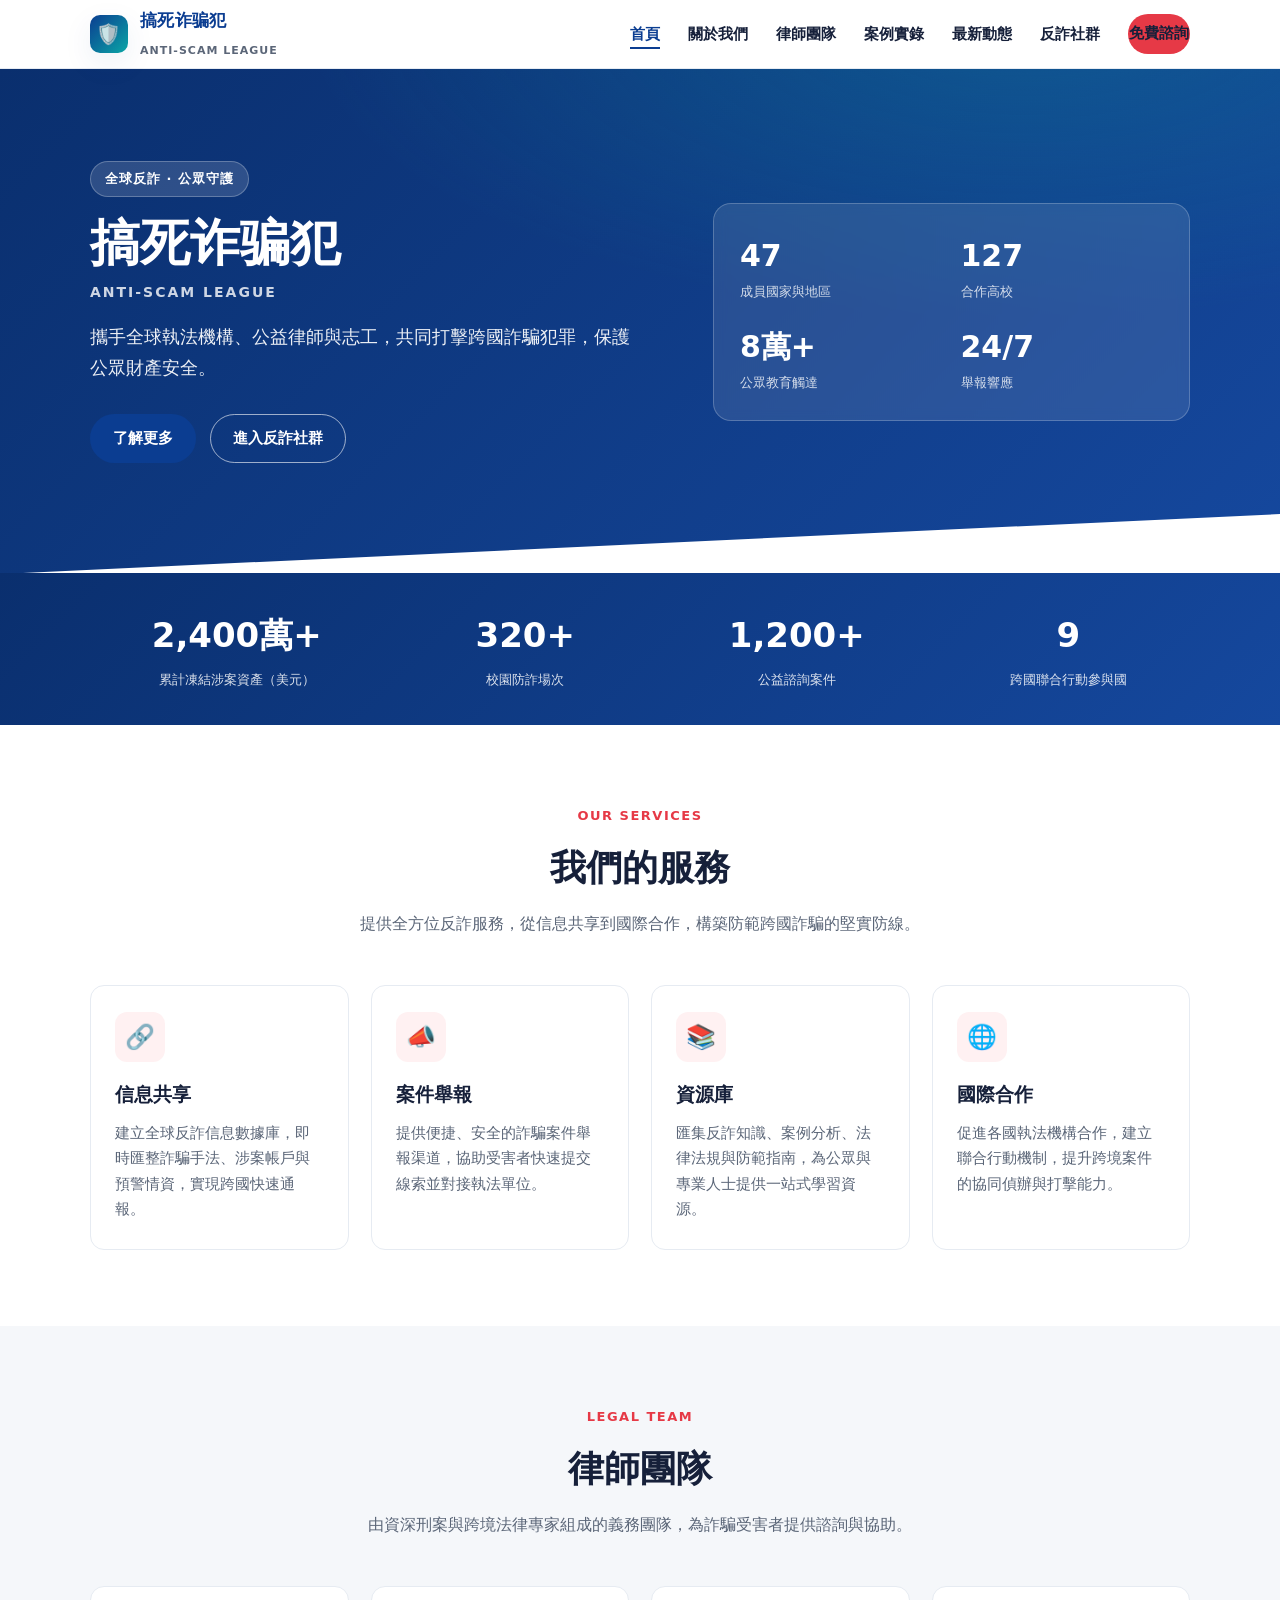
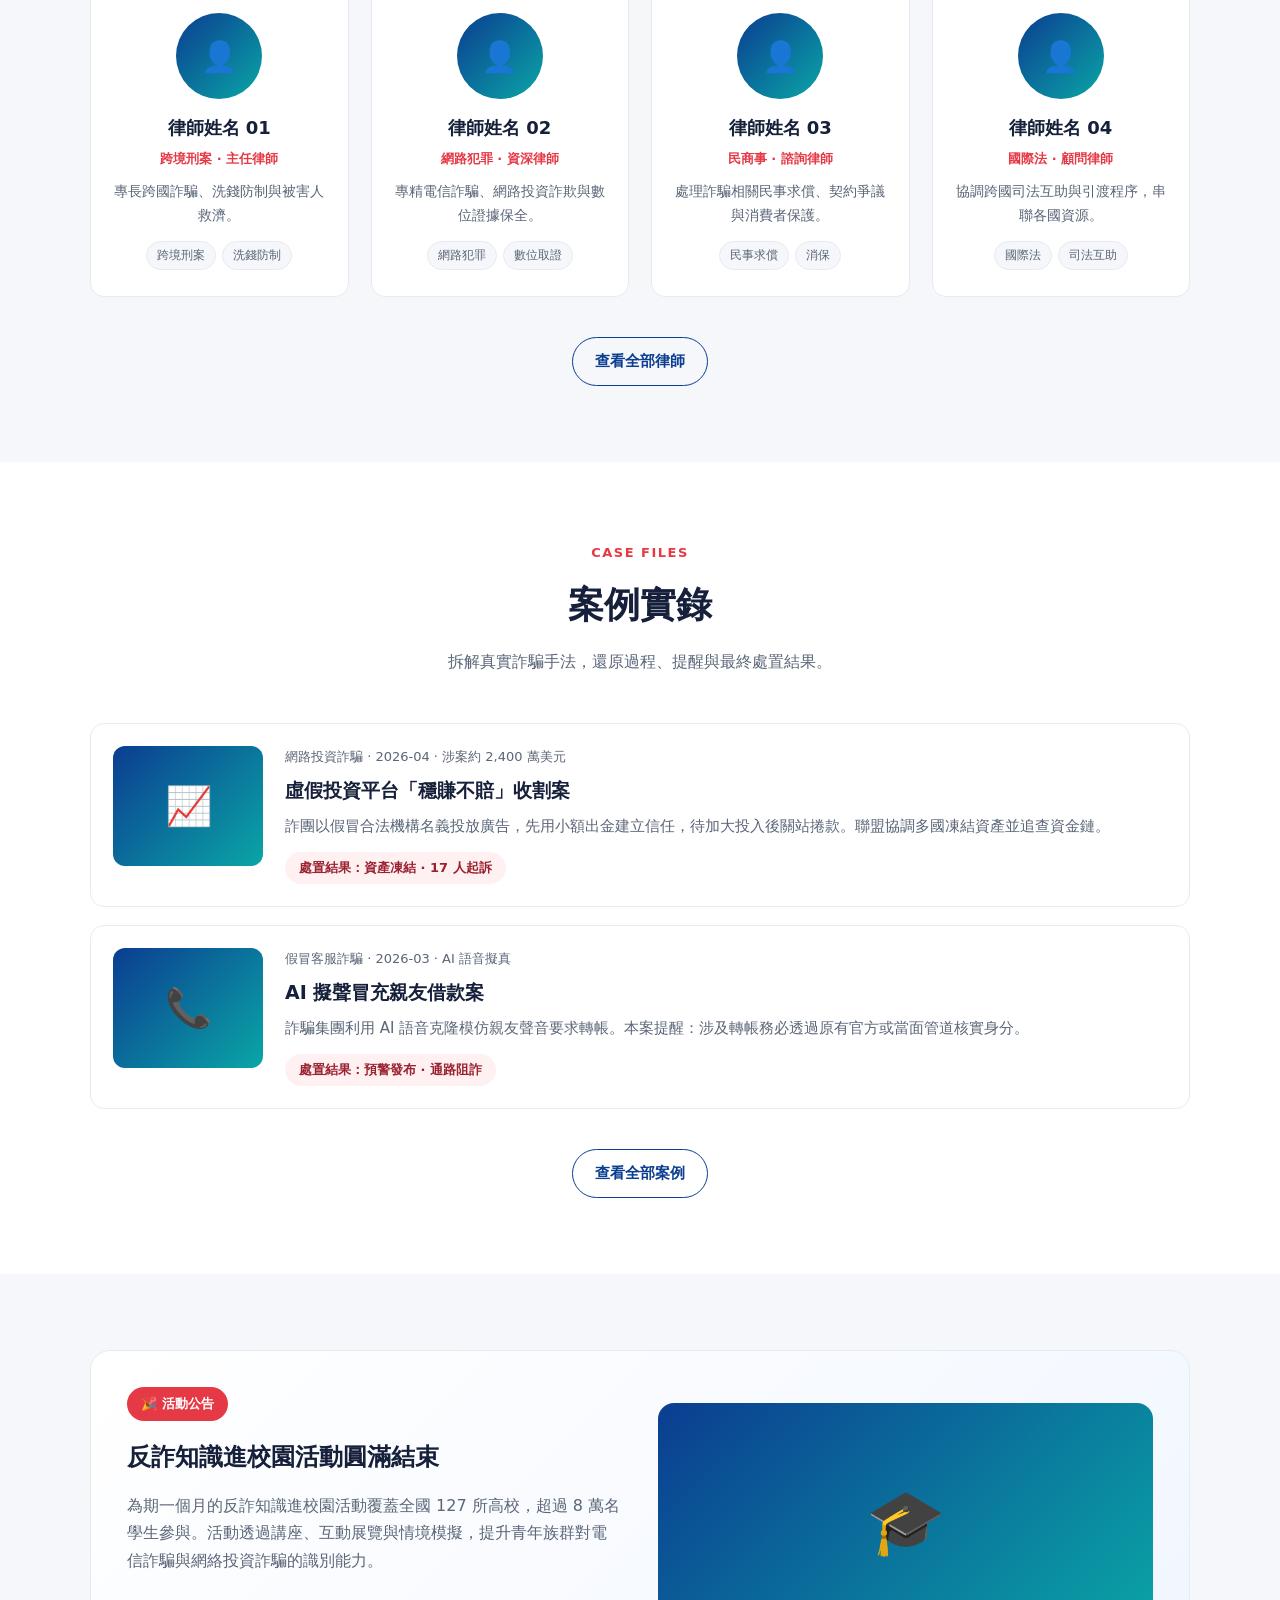
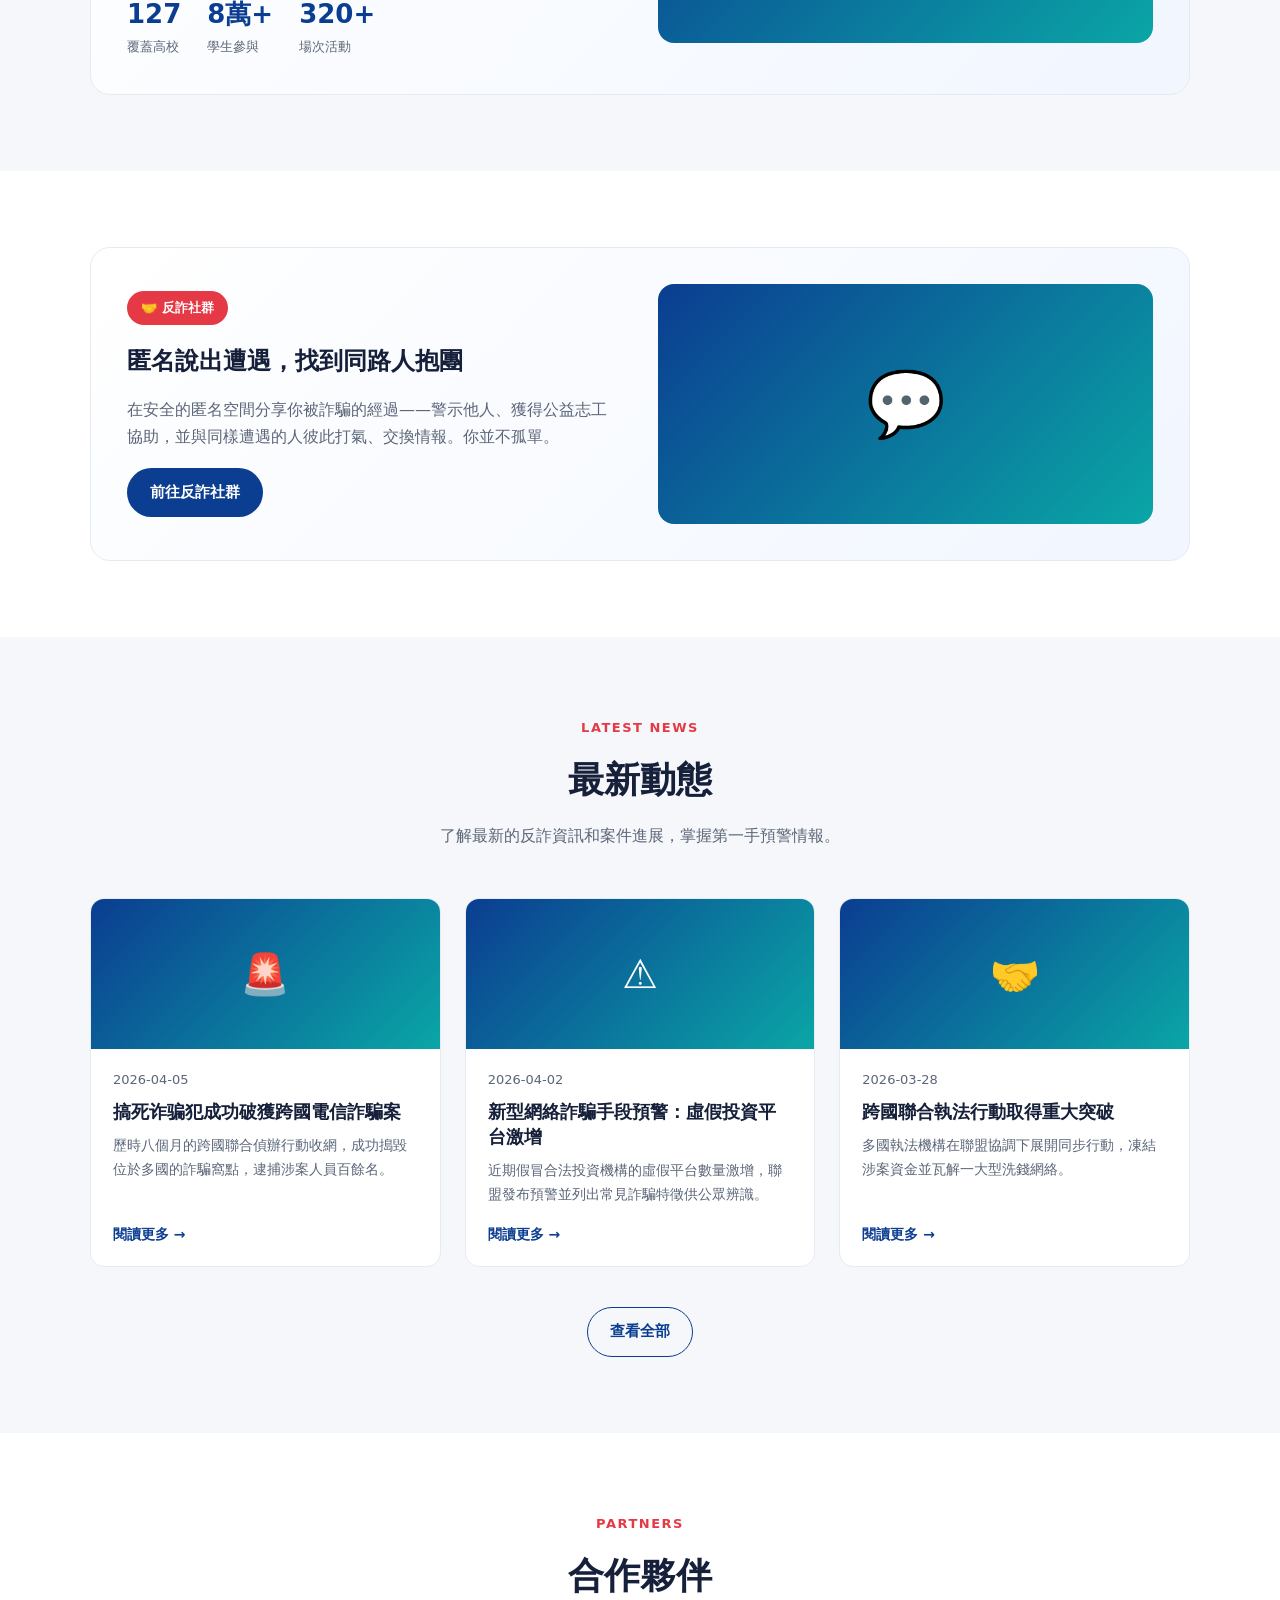
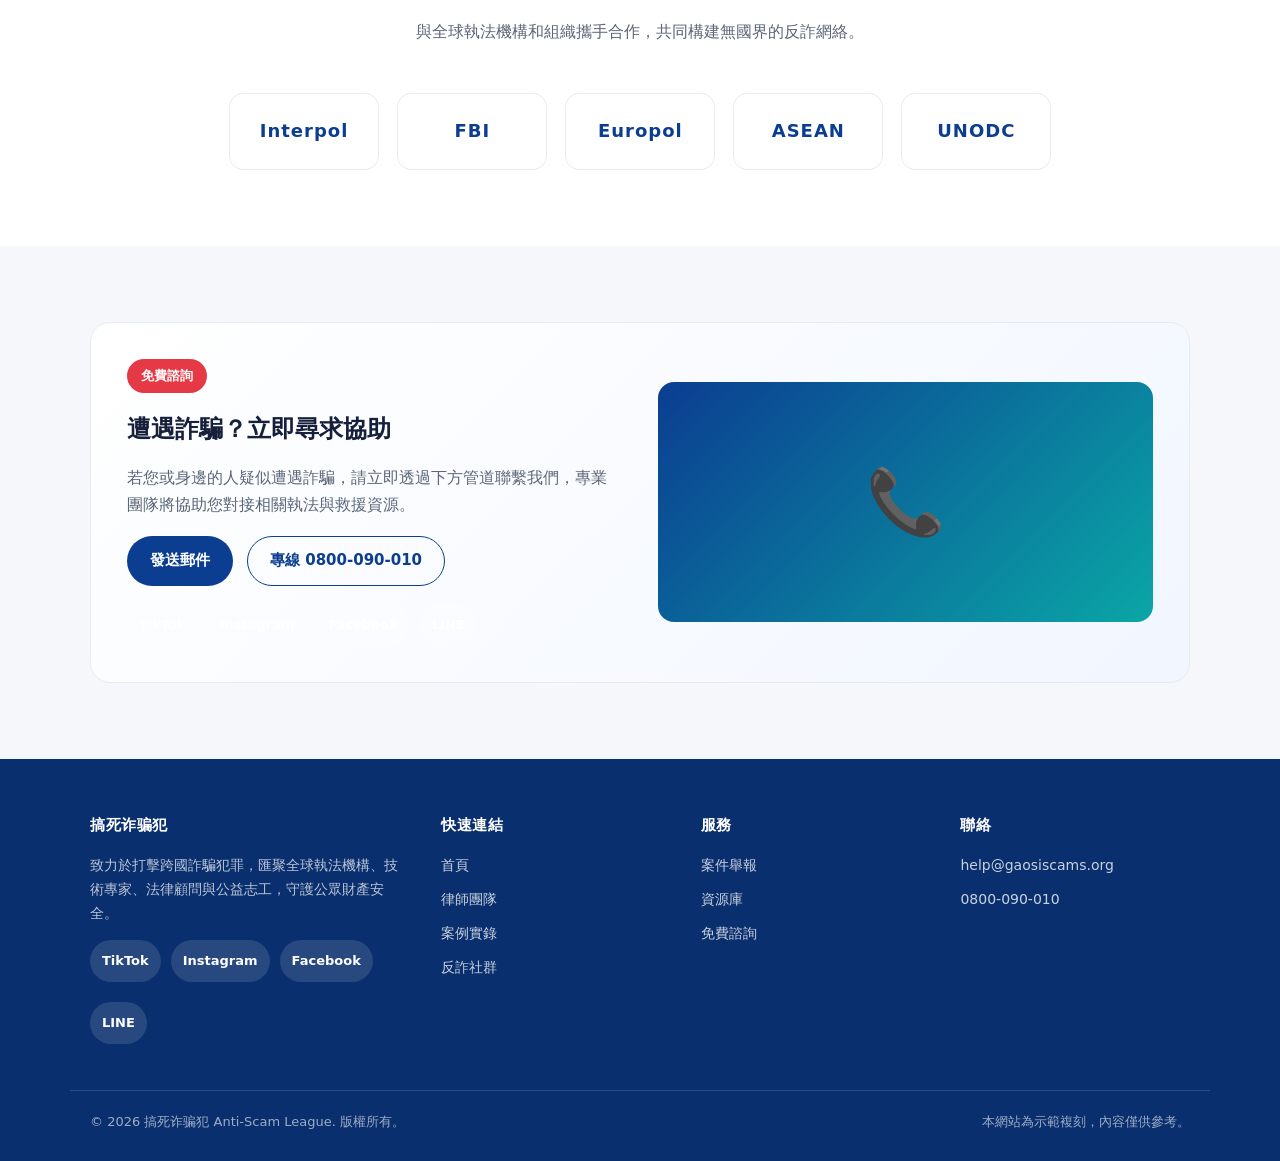
<file: index.html>
<!DOCTYPE html>
<html lang="zh-Hant">
<head>
  <meta charset="UTF-8" />
  <meta name="viewport" content="width=device-width, initial-scale=1.0" />
  <title>搞死诈骗犯 | Anti-Scam League</title>
  <meta name="description" content="搞死诈骗犯致力於攜手全球執法機構與公益律師，打擊跨國詐騙犯罪，保護公眾財產安全。" />
  <link rel="icon" type="image/svg+xml" href="/assets/favicon.svg" />
  <link rel="stylesheet" href="/assets/style.css" />
</head>
<body>

  <!-- Header -->
  <header class="site-header">
    <div class="container nav">
      <a href="/" class="brand">
        <span class="logo">🛡️</span>
        <span>
          <span class="name">搞死诈骗犯</span><br />
          <span class="sub">ANTI-SCAM LEAGUE</span>
        </span>
      </a>
      <button class="nav-toggle" aria-label="選單"><span></span><span></span><span></span></button>
      <ul class="nav-links">
        <li><a href="/" class="active">首頁</a></li>
        <li><a href="/about/">關於我們</a></li>
        <li><a href="/lawyers/">律師團隊</a></li>
        <li><a href="/cases/">案例實錄</a></li>
        <li><a href="/news/">最新動態</a></li>
        <li><a href="/community/">反詐社群</a></li>
        <li><a href="/#consult" class="btn btn-accent">免費諮詢</a></li>
      </ul>
    </div>
  </header>

  <!-- Hero -->
  <section class="hero">
    <div class="container hero-grid">
      <div>
        <span class="eyebrow">全球反詐 · 公眾守護</span>
        <h1>搞死诈骗犯</h1>
        <div class="en">ANTI-SCAM LEAGUE</div>
        <p class="lead">攜手全球執法機構、公益律師與志工，共同打擊跨國詐騙犯罪，保護公眾財產安全。</p>
        <div class="hero-actions">
          <a href="/about/" class="btn btn-primary">了解更多</a>
          <a href="/community/" class="btn btn-ghost">進入反詐社群</a>
        </div>
      </div>
      <div class="hero-card">
        <div class="hero-stats">
          <div class="stat"><div class="num">47</div><div class="lbl">成員國家與地區</div></div>
          <div class="stat"><div class="num">127</div><div class="lbl">合作高校</div></div>
          <div class="stat"><div class="num">8萬+</div><div class="lbl">公眾教育觸達</div></div>
          <div class="stat"><div class="num">24/7</div><div class="lbl">舉報響應</div></div>
        </div>
      </div>
    </div>
  </section>

  <!-- Stat strip -->
  <section class="stat-strip">
    <div class="container">
      <div class="s"><div class="n">2,400萬+</div><div class="t">累計凍結涉案資產（美元）</div></div>
      <div class="s"><div class="n">320+</div><div class="t">校園防詐場次</div></div>
      <div class="s"><div class="n">1,200+</div><div class="t">公益諮詢案件</div></div>
      <div class="s"><div class="n">9</div><div class="t">跨國聯合行動參與國</div></div>
    </div>
  </section>

  <!-- Services -->
  <section class="block">
    <div class="container">
      <div class="section-head">
        <span class="tag">OUR SERVICES</span>
        <h2>我們的服務</h2>
        <p>提供全方位反詐服務，從信息共享到國際合作，構築防範跨國詐騙的堅實防線。</p>
      </div>
      <div class="cards">
        <div class="card">
          <div class="ic">🔗</div>
          <h3>信息共享</h3>
          <p>建立全球反詐信息數據庫，即時匯整詐騙手法、涉案帳戶與預警情資，實現跨國快速通報。</p>
        </div>
        <div class="card">
          <div class="ic">📣</div>
          <h3>案件舉報</h3>
          <p>提供便捷、安全的詐騙案件舉報渠道，協助受害者快速提交線索並對接執法單位。</p>
        </div>
        <div class="card">
          <div class="ic">📚</div>
          <h3>資源庫</h3>
          <p>匯集反詐知識、案例分析、法律法規與防範指南，為公眾與專業人士提供一站式學習資源。</p>
        </div>
        <div class="card">
          <div class="ic">🌐</div>
          <h3>國際合作</h3>
          <p>促進各國執法機構合作，建立聯合行動機制，提升跨境案件的協同偵辦與打擊能力。</p>
        </div>
      </div>
    </div>
  </section>

  <!-- Lawyers preview -->
  <section class="block bg-soft">
    <div class="container">
      <div class="section-head">
        <span class="tag">LEGAL TEAM</span>
        <h2>律師團隊</h2>
        <p>由資深刑案與跨境法律專家組成的義務團隊，為詐騙受害者提供諮詢與協助。</p>
      </div>
      <div class="lawyers-grid">
        <div class="lawyer">
          <div class="avatar">👤</div>
          <h3>律師姓名 01</h3>
          <div class="role">跨境刑案 · 主任律師</div>
          <p>專長跨國詐騙、洗錢防制與被害人救濟。</p>
          <div class="tags"><span class="tagpill">跨境刑案</span><span class="tagpill">洗錢防制</span></div>
        </div>
        <div class="lawyer">
          <div class="avatar">👤</div>
          <h3>律師姓名 02</h3>
          <div class="role">網路犯罪 · 資深律師</div>
          <p>專精電信詐騙、網路投資詐欺與數位證據保全。</p>
          <div class="tags"><span class="tagpill">網路犯罪</span><span class="tagpill">數位取證</span></div>
        </div>
        <div class="lawyer">
          <div class="avatar">👤</div>
          <h3>律師姓名 03</h3>
          <div class="role">民商事 · 諮詢律師</div>
          <p>處理詐騙相關民事求償、契約爭議與消費者保護。</p>
          <div class="tags"><span class="tagpill">民事求償</span><span class="tagpill">消保</span></div>
        </div>
        <div class="lawyer">
          <div class="avatar">👤</div>
          <h3>律師姓名 04</h3>
          <div class="role">國際法 · 顧問律師</div>
          <p>協調跨國司法互助與引渡程序，串聯各國資源。</p>
          <div class="tags"><span class="tagpill">國際法</span><span class="tagpill">司法互助</span></div>
        </div>
      </div>
      <div class="center-cta">
        <a href="/lawyers/" class="btn btn-ghost">查看全部律師</a>
      </div>
    </div>
  </section>

  <!-- Cases preview -->
  <section class="block">
    <div class="container">
      <div class="section-head">
        <span class="tag">CASE FILES</span>
        <h2>案例實錄</h2>
        <p>拆解真實詐騙手法，還原過程、提醒與最終處置結果。</p>
      </div>
      <div class="cases-list">
        <div class="case">
          <div class="thumb">📈</div>
          <div>
            <div class="meta">網路投資詐騙 · 2026-04 · 涉案約 2,400 萬美元</div>
            <h3>虛假投資平台「穩賺不賠」收割案</h3>
            <p>詐團以假冒合法機構名義投放廣告，先用小額出金建立信任，待加大投入後關站捲款。聯盟協調多國凍結資產並追查資金鏈。</p>
            <span class="result">處置結果：資產凍結 · 17 人起訴</span>
          </div>
        </div>
        <div class="case">
          <div class="thumb">📞</div>
          <div>
            <div class="meta">假冒客服詐騙 · 2026-03 · AI 語音擬真</div>
            <h3>AI 擬聲冒充親友借款案</h3>
            <p>詐騙集團利用 AI 語音克隆模仿親友聲音要求轉帳。本案提醒：涉及轉帳務必透過原有官方或當面管道核實身分。</p>
            <span class="result">處置結果：預警發布 · 通路阻詐</span>
          </div>
        </div>
      </div>
      <div class="center-cta">
        <a href="/cases/" class="btn btn-ghost">查看全部案例</a>
      </div>
    </div>
  </section>

  <!-- Activity highlight -->
  <section class="block bg-soft" id="activity">
    <div class="container">
      <div class="highlight">
        <div>
          <span class="badge">🎉 活動公告</span>
          <h3>反詐知識進校園活動圓滿結束</h3>
          <p>為期一個月的反詐知識進校園活動覆蓋全國 127 所高校，超過 8 萬名學生參與。活動透過講座、互動展覽與情境模擬，提升青年族群對電信詐騙與網絡投資詐騙的識別能力。</p>
          <div class="metrics">
            <div class="m"><div class="n">127</div><div class="t">覆蓋高校</div></div>
            <div class="m"><div class="n">8萬+</div><div class="t">學生參與</div></div>
            <div class="m"><div class="n">320+</div><div class="t">場次活動</div></div>
          </div>
        </div>
        <div class="visual">🎓</div>
      </div>
    </div>
  </section>

  <!-- Community teaser -->
  <section class="block">
    <div class="container">
      <div class="highlight">
        <div>
          <span class="badge">🤝 反詐社群</span>
          <h3>匿名說出遭遇，找到同路人抱團</h3>
          <p>在安全的匿名空間分享你被詐騙的經過——警示他人、獲得公益志工協助，並與同樣遭遇的人彼此打氣、交換情報。你並不孤單。</p>
          <div class="hero-actions">
            <a href="/community/" class="btn btn-primary">前往反詐社群</a>
          </div>
        </div>
        <div class="visual">💬</div>
      </div>
    </div>
  </section>

  <!-- Latest news -->
  <section class="block bg-soft">
    <div class="container">
      <div class="section-head">
        <span class="tag">LATEST NEWS</span>
        <h2>最新動態</h2>
        <p>了解最新的反詐資訊和案件進展，掌握第一手預警情報。</p>
      </div>
      <div class="news-list">
        <a class="news-item" href="/news/1/">
          <div class="news-thumb">🚨</div>
          <div class="news-body">
            <div class="news-date">2026-04-05</div>
            <h3>搞死诈骗犯成功破獲跨國電信詐騙案</h3>
            <p>歷時八個月的跨國聯合偵辦行動收網，成功搗毀位於多國的詐騙窩點，逮捕涉案人員百餘名。</p>
            <span class="read-more">閱讀更多 →</span>
          </div>
        </a>
        <a class="news-item" href="/news/2/">
          <div class="news-thumb">⚠️</div>
          <div class="news-body">
            <div class="news-date">2026-04-02</div>
            <h3>新型網絡詐騙手段預警：虛假投資平台激增</h3>
            <p>近期假冒合法投資機構的虛假平台數量激增，聯盟發布預警並列出常見詐騙特徵供公眾辨識。</p>
            <span class="read-more">閱讀更多 →</span>
          </div>
        </a>
        <a class="news-item" href="/news/3/">
          <div class="news-thumb">🤝</div>
          <div class="news-body">
            <div class="news-date">2026-03-28</div>
            <h3>跨國聯合執法行動取得重大突破</h3>
            <p>多國執法機構在聯盟協調下展開同步行動，凍結涉案資金並瓦解一大型洗錢網絡。</p>
            <span class="read-more">閱讀更多 →</span>
          </div>
        </a>
      </div>
      <div class="center-cta">
        <a href="/news/" class="btn btn-ghost">查看全部</a>
      </div>
    </div>
  </section>

  <!-- Partners -->
  <section class="block">
    <div class="container">
      <div class="section-head">
        <span class="tag">PARTNERS</span>
        <h2>合作夥伴</h2>
        <p>與全球執法機構和組織攜手合作，共同構建無國界的反詐網絡。</p>
      </div>
      <div class="partners">
        <div class="partner">Interpol</div>
        <div class="partner">FBI</div>
        <div class="partner">Europol</div>
        <div class="partner">ASEAN</div>
        <div class="partner">UNODC</div>
      </div>
    </div>
  </section>

  <!-- Consult CTA -->
  <section class="block bg-soft" id="consult">
    <div class="container">
      <div class="highlight">
        <div>
          <span class="badge">免費諮詢</span>
          <h3>遭遇詐騙？立即尋求協助</h3>
          <p>若您或身邊的人疑似遭遇詐騙，請立即透過下方管道聯繫我們，專業團隊將協助您對接相關執法與救援資源。</p>
          <div class="hero-actions">
            <a href="mailto:help@gaosiscams.org" class="btn btn-primary">發送郵件</a>
            <a href="tel:+8860800090010" class="btn btn-ghost" style="color:var(--primary);border-color:var(--primary)">專線 0800-090-010</a>
          </div>
          <div class="socials" style="margin-top:18px">
            <a href="https://www.tiktok.com" target="_blank" rel="noopener">TikTok</a>
            <a href="https://www.instagram.com" target="_blank" rel="noopener">Instagram</a>
            <a href="https://www.facebook.com" target="_blank" rel="noopener">Facebook</a>
            <a href="https://line.me" target="_blank" rel="noopener">LINE</a>
          </div>
        </div>
        <div class="visual">📞</div>
      </div>
    </div>
  </section>

  <!-- Footer -->
  <footer class="site-footer">
    <div class="container footer-grid">
      <div class="footer-about">
        <h4>搞死诈骗犯</h4>
        <p>致力於打擊跨國詐騙犯罪，匯聚全球執法機構、技術專家、法律顧問與公益志工，守護公眾財產安全。</p>
        <div class="socials">
          <a href="https://www.tiktok.com" target="_blank" rel="noopener">TikTok</a>
          <a href="https://www.instagram.com" target="_blank" rel="noopener">Instagram</a>
          <a href="https://www.facebook.com" target="_blank" rel="noopener">Facebook</a>
          <a href="https://line.me" target="_blank" rel="noopener">LINE</a>
        </div>
      </div>
      <div>
        <h4>快速連結</h4>
        <a href="/">首頁</a>
        <a href="/lawyers/">律師團隊</a>
        <a href="/cases/">案例實錄</a>
        <a href="/community/">反詐社群</a>
      </div>
      <div>
        <h4>服務</h4>
        <a href="/#activity">案件舉報</a>
        <a href="/#activity">資源庫</a>
        <a href="/#consult">免費諮詢</a>
      </div>
      <div>
        <h4>聯絡</h4>
        <a href="mailto:help@gaosiscams.org">help@gaosiscams.org</a>
        <a href="tel:+8860800090010">0800-090-010</a>
      </div>
    </div>
    <div class="container footer-bottom">
      <span>© <span class="year">2026</span> 搞死诈骗犯 Anti-Scam League. 版權所有。</span>
      <span>本網站為示範複刻，內容僅供參考。</span>
    </div>
  </footer>

  <script src="/assets/main.js"></script>
</body>
</html>
</file>
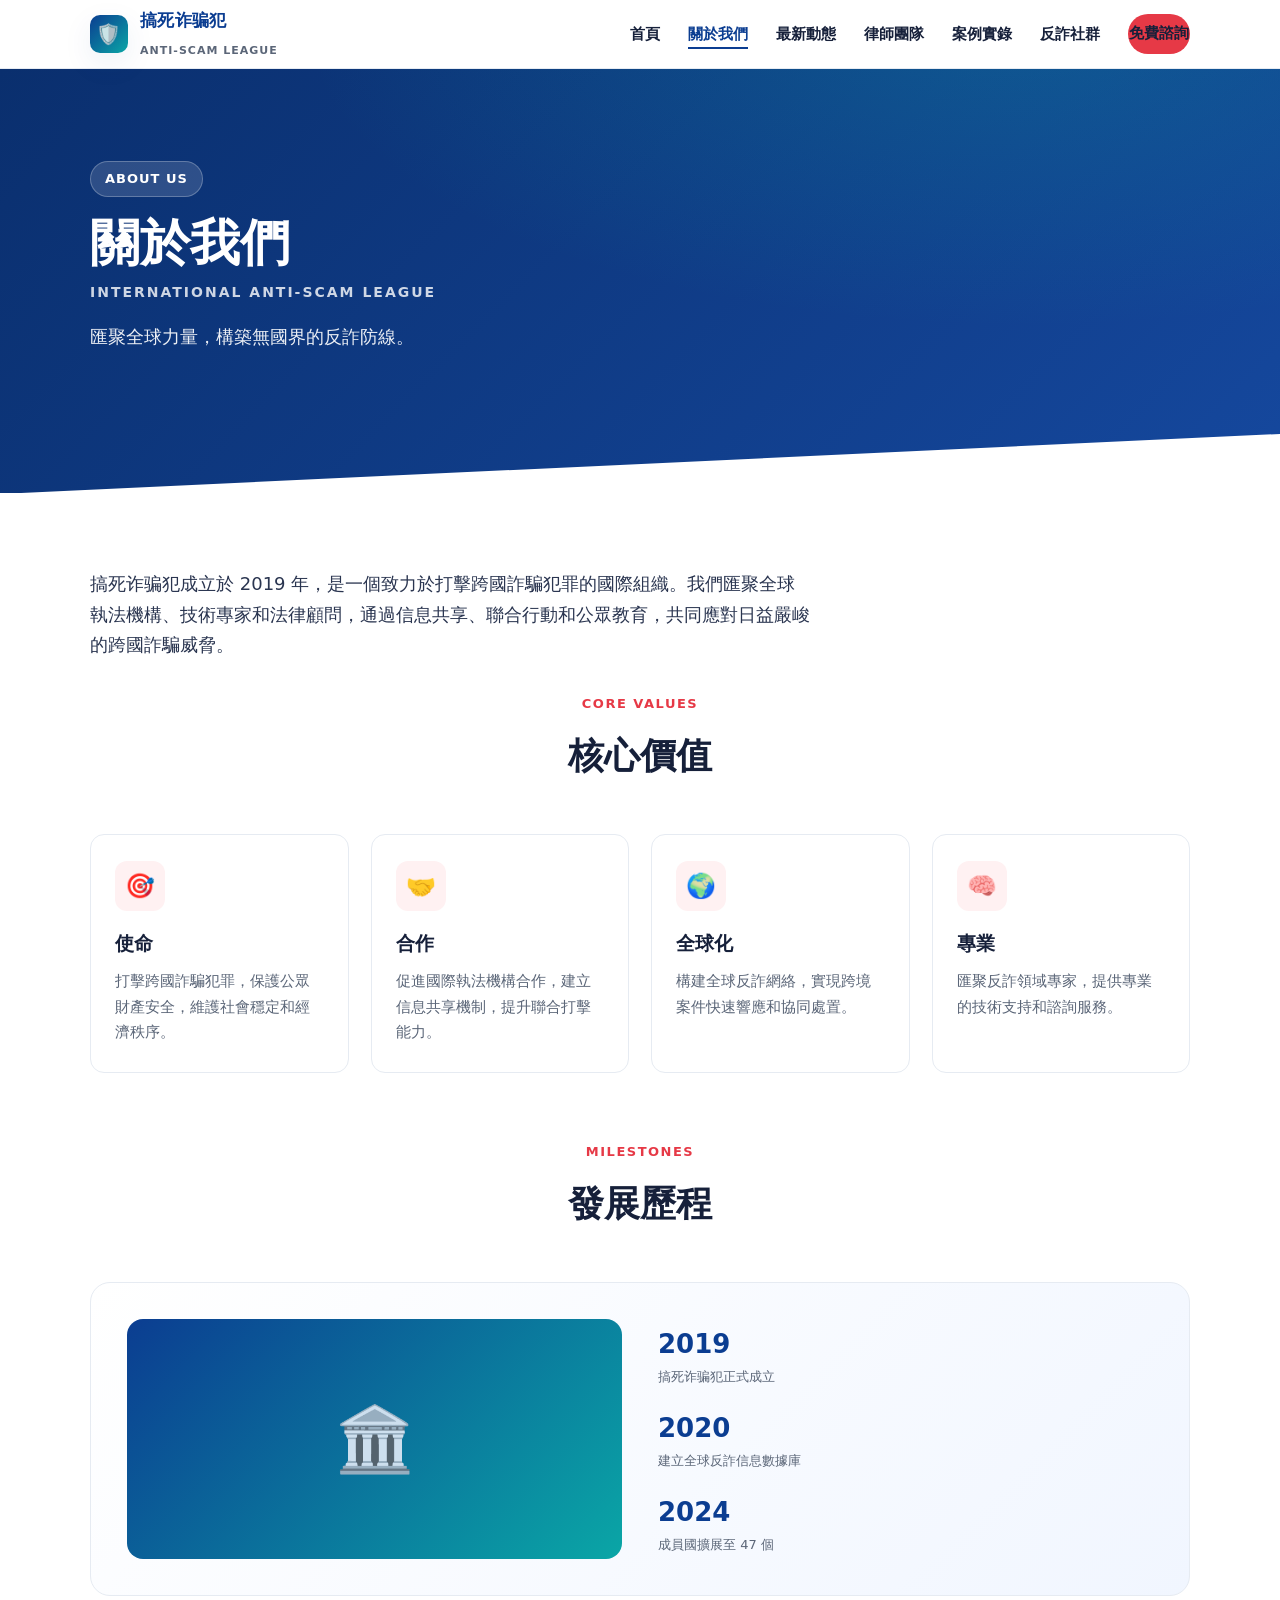
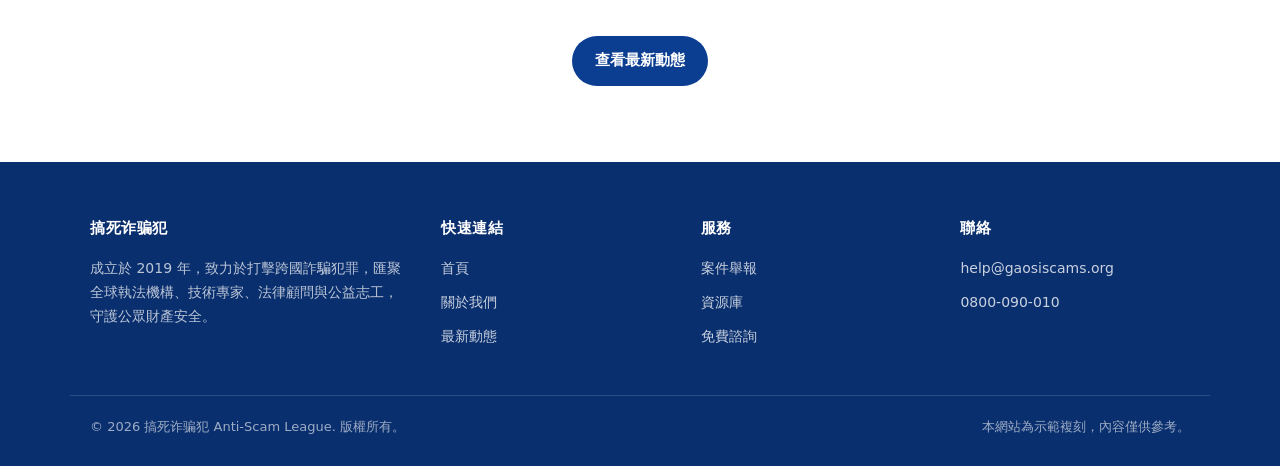
<file: about/index.html>
<!DOCTYPE html>
<html lang="zh-Hant">
<head>
  <meta charset="UTF-8" />
  <meta name="viewport" content="width=device-width, initial-scale=1.0" />
  <title>關於我們 | 搞死诈骗犯</title>
  <meta name="description" content="搞死诈骗犯成立於 2019 年，致力於打擊跨國詐騙犯罪的國際組織。" />
  <link rel="icon" type="image/svg+xml" href="/assets/favicon.svg" />
  <link rel="stylesheet" href="/assets/style.css" />
</head>
<body>

  <header class="site-header">
    <div class="container nav">
      <a href="/" class="brand">
        <span class="logo">🛡️</span>
        <span>
          <span class="name">搞死诈骗犯</span><br />
          <span class="sub">ANTI-SCAM LEAGUE</span>
        </span>
      </a>
      <button class="nav-toggle" aria-label="選單"><span></span><span></span><span></span></button>
      <ul class="nav-links">
        <li><a href="/">首頁</a></li>
        <li><a href="/about/" class="active">關於我們</a></li>
        <li><a href="/news/">最新動態</a></li>
        <li><a href="/lawyers/">律師團隊</a></li>
        <li><a href="/cases/">案例實錄</a></li>
        <li><a href="/community/">反詐社群</a></li>
        <li><a href="/#consult" class="btn btn-accent">免費諮詢</a></li>
      </ul>
    </div>
  </header>

  <section class="hero">
    <div class="container">
      <span class="eyebrow">ABOUT US</span>
      <h1>關於我們</h1>
      <div class="en">INTERNATIONAL ANTI-SCAM LEAGUE</div>
      <p class="lead">匯聚全球力量，構築無國界的反詐防線。</p>
    </div>
  </section>

  <section class="block">
    <div class="container">
      <div class="section-head" style="text-align:left;margin:0 0 28px">
        <p style="font-size:18px;color:#2a3550;max-width:860px">
          搞死诈骗犯成立於 2019 年，是一個致力於打擊跨國詐騙犯罪的國際組織。我們匯聚全球執法機構、技術專家和法律顧問，通過信息共享、聯合行動和公眾教育，共同應對日益嚴峻的跨國詐騙威脅。
        </p>
      </div>

      <div class="section-head">
        <span class="tag">CORE VALUES</span>
        <h2>核心價值</h2>
      </div>
      <div class="cards">
        <div class="card">
          <div class="ic">🎯</div>
          <h3>使命</h3>
          <p>打擊跨國詐騙犯罪，保護公眾財產安全，維護社會穩定和經濟秩序。</p>
        </div>
        <div class="card">
          <div class="ic">🤝</div>
          <h3>合作</h3>
          <p>促進國際執法機構合作，建立信息共享機制，提升聯合打擊能力。</p>
        </div>
        <div class="card">
          <div class="ic">🌍</div>
          <h3>全球化</h3>
          <p>構建全球反詐網絡，實現跨境案件快速響應和協同處置。</p>
        </div>
        <div class="card">
          <div class="ic">🧠</div>
          <h3>專業</h3>
          <p>匯聚反詐領域專家，提供專業的技術支持和諮詢服務。</p>
        </div>
      </div>

      <div class="section-head" style="margin-top:64px">
        <span class="tag">MILESTONES</span>
        <h2>發展歷程</h2>
      </div>
      <div class="highlight">
        <div class="visual">🏛️</div>
        <div>
          <div class="metrics" style="margin-bottom:18px">
            <div class="m"><div class="n">2019</div><div class="t">搞死诈骗犯正式成立</div></div>
          </div>
          <div class="metrics" style="margin-bottom:18px">
            <div class="m"><div class="n">2020</div><div class="t">建立全球反詐信息數據庫</div></div>
          </div>
          <div class="metrics">
            <div class="m"><div class="n">2024</div><div class="t">成員國擴展至 47 個</div></div>
          </div>
        </div>
      </div>

      <div class="center-cta">
        <a href="/news/" class="btn btn-primary">查看最新動態</a>
      </div>
    </div>
  </section>

  <footer class="site-footer">
    <div class="container footer-grid">
      <div class="footer-about">
        <h4>搞死诈骗犯</h4>
        <p>成立於 2019 年，致力於打擊跨國詐騙犯罪，匯聚全球執法機構、技術專家、法律顧問與公益志工，守護公眾財產安全。</p>
      </div>
      <div>
        <h4>快速連結</h4>
        <a href="/">首頁</a>
        <a href="/about/">關於我們</a>
        <a href="/news/">最新動態</a>
      </div>
      <div>
        <h4>服務</h4>
        <a href="/#activity">案件舉報</a>
        <a href="/#activity">資源庫</a>
        <a href="/#consult">免費諮詢</a>
      </div>
      <div>
        <h4>聯絡</h4>
        <a href="mailto:help@gaosiscams.org">help@gaosiscams.org</a>
        <a href="tel:+8860800090010">0800-090-010</a>
      </div>
    </div>
    <div class="container footer-bottom">
      <span>© <span class="year">2026</span> 搞死诈骗犯 Anti-Scam League. 版權所有。</span>
      <span>本網站為示範複刻，內容僅供參考。</span>
    </div>
  </footer>

  <script src="/assets/main.js"></script>
</body>
</html>
</file>
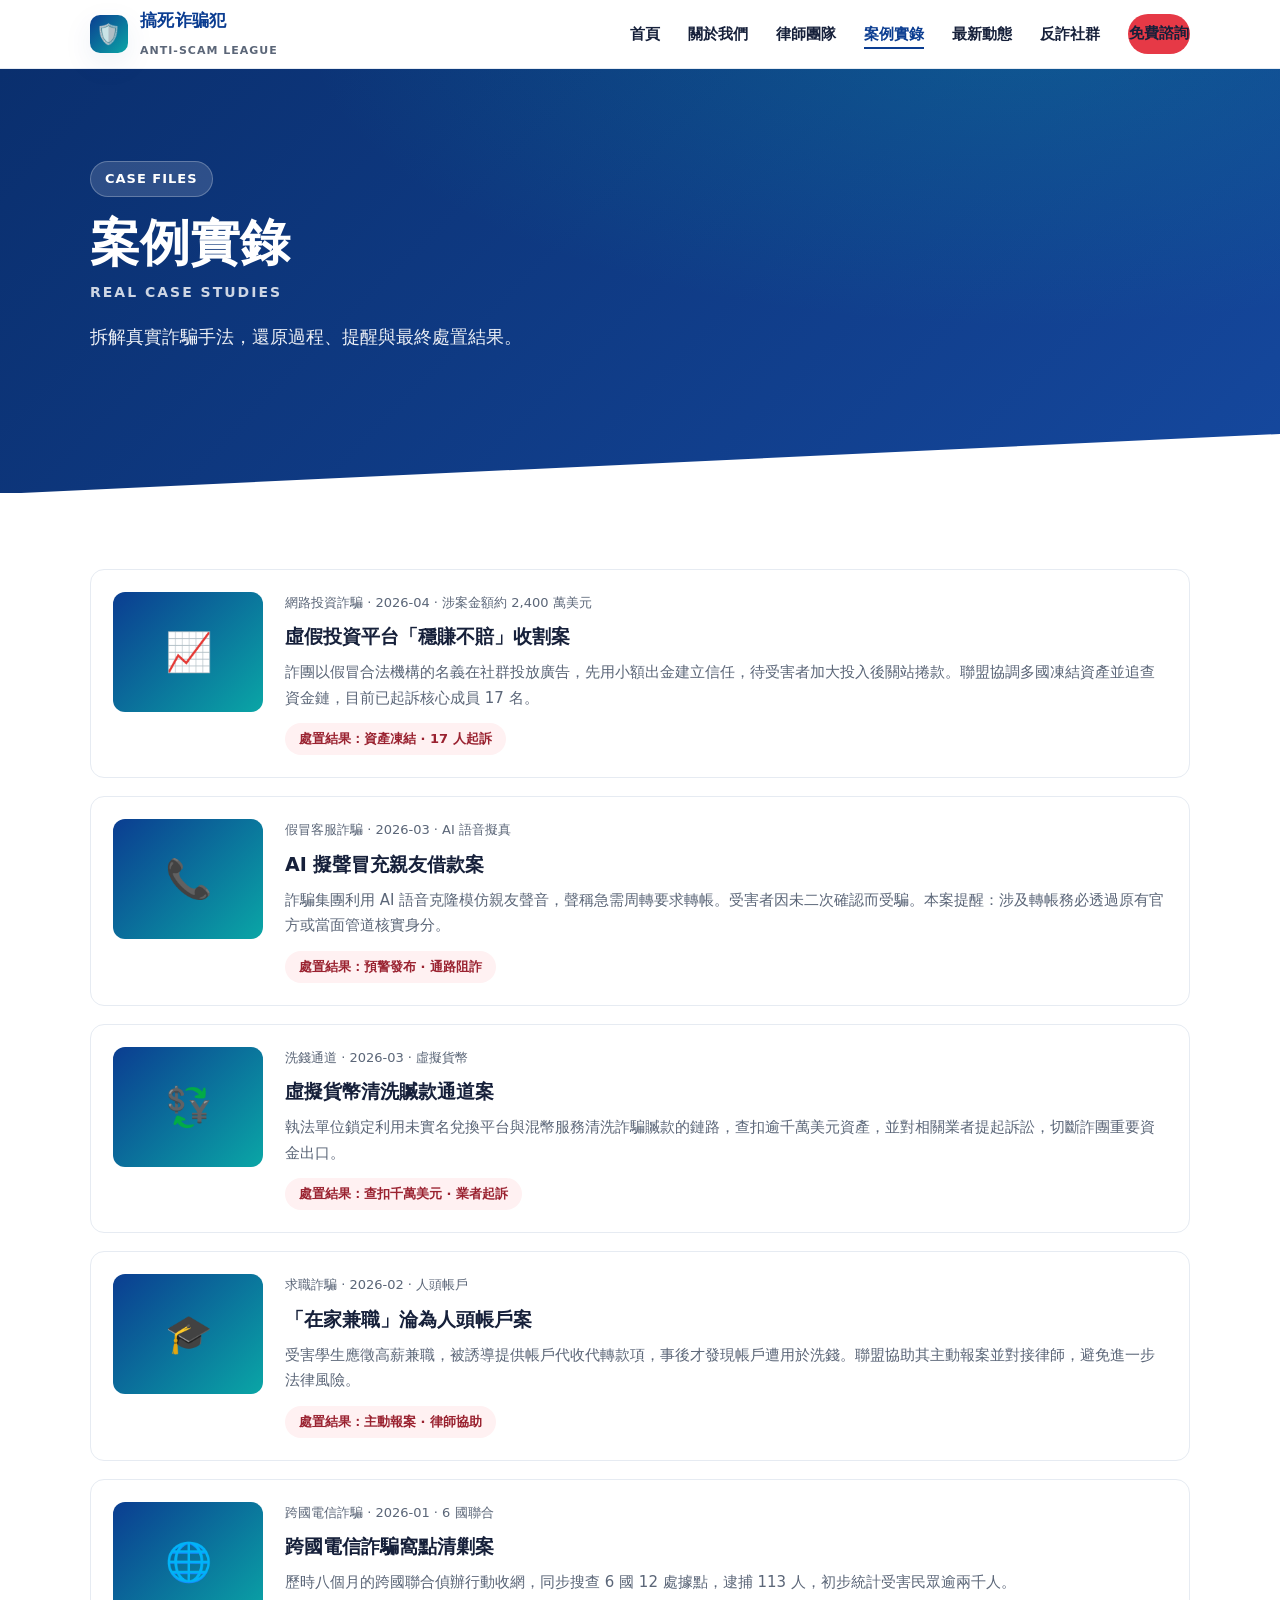
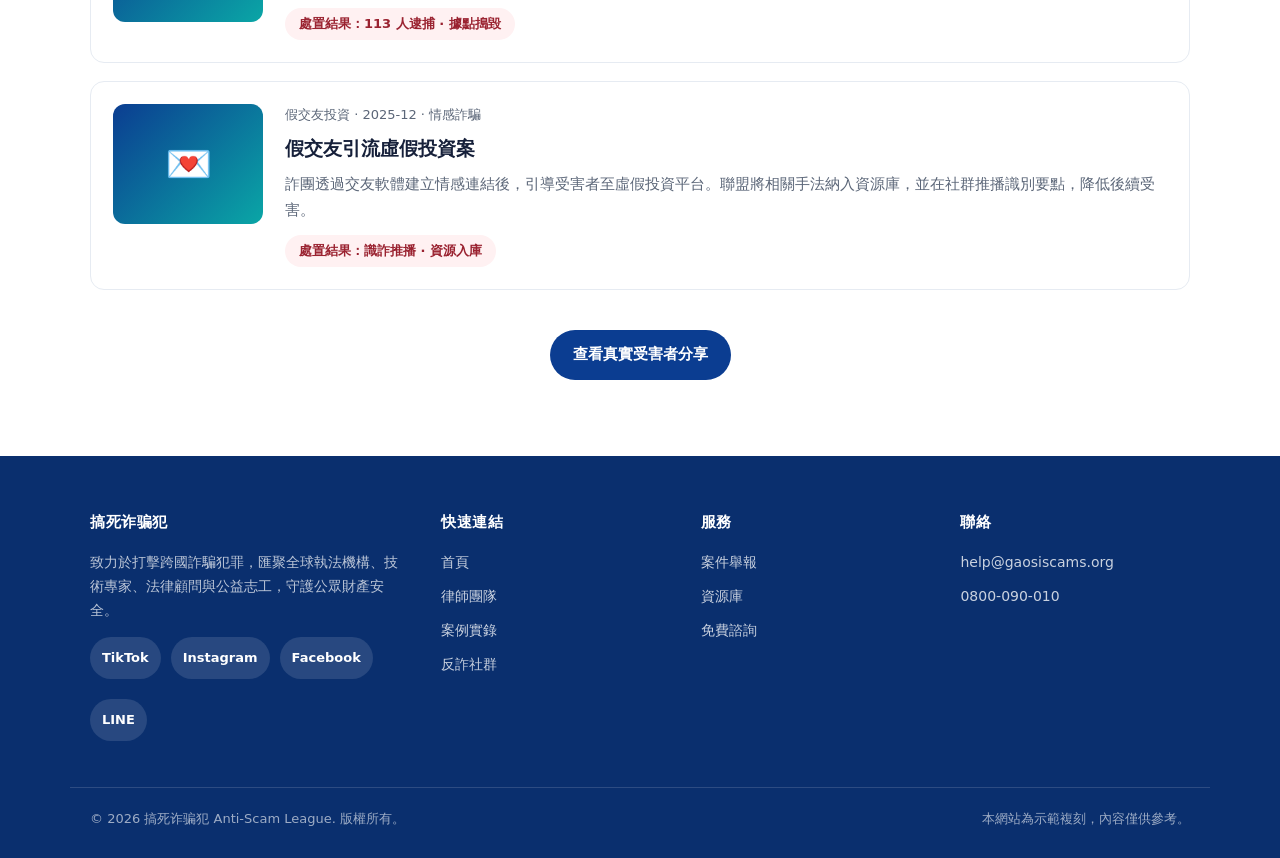
<file: cases/index.html>
<!DOCTYPE html>
<html lang="zh-Hant">
<head>
  <meta charset="UTF-8" />
  <meta name="viewport" content="width=device-width, initial-scale=1.0" />
  <title>案例實錄 | 搞死诈骗犯</title>
  <meta name="description" content="真實詐騙案例實錄與解析，拆解手法、提醒與處置結果。" />
  <link rel="icon" type="image/svg+xml" href="/assets/favicon.svg" />
  <link rel="stylesheet" href="/assets/style.css" />
</head>
<body>

  <header class="site-header">
    <div class="container nav">
      <a href="/" class="brand">
        <span class="logo">🛡️</span>
        <span>
          <span class="name">搞死诈骗犯</span><br />
          <span class="sub">ANTI-SCAM LEAGUE</span>
        </span>
      </a>
      <button class="nav-toggle" aria-label="選單"><span></span><span></span><span></span></button>
      <ul class="nav-links">
        <li><a href="/">首頁</a></li>
        <li><a href="/about/">關於我們</a></li>
        <li><a href="/lawyers/">律師團隊</a></li>
        <li><a href="/cases/" class="active">案例實錄</a></li>
        <li><a href="/news/">最新動態</a></li>
        <li><a href="/community/">反詐社群</a></li>
        <li><a href="/#consult" class="btn btn-accent">免費諮詢</a></li>
      </ul>
    </div>
  </header>

  <section class="hero">
    <div class="container">
      <span class="eyebrow">CASE FILES</span>
      <h1>案例實錄</h1>
      <div class="en">REAL CASE STUDIES</div>
      <p class="lead">拆解真實詐騙手法，還原過程、提醒與最終處置結果。</p>
    </div>
  </section>

  <section class="block">
    <div class="container">
      <div class="cases-list">
        <div class="case">
          <div class="thumb">📈</div>
          <div>
            <div class="meta">網路投資詐騙 · 2026-04 · 涉案金額約 2,400 萬美元</div>
            <h3>虛假投資平台「穩賺不賠」收割案</h3>
            <p>詐團以假冒合法機構的名義在社群投放廣告，先用小額出金建立信任，待受害者加大投入後關站捲款。聯盟協調多國凍結資產並追查資金鏈，目前已起訴核心成員 17 名。</p>
            <span class="result">處置結果：資產凍結 · 17 人起訴</span>
          </div>
        </div>
        <div class="case">
          <div class="thumb">📞</div>
          <div>
            <div class="meta">假冒客服詐騙 · 2026-03 · AI 語音擬真</div>
            <h3>AI 擬聲冒充親友借款案</h3>
            <p>詐騙集團利用 AI 語音克隆模仿親友聲音，聲稱急需周轉要求轉帳。受害者因未二次確認而受騙。本案提醒：涉及轉帳務必透過原有官方或當面管道核實身分。</p>
            <span class="result">處置結果：預警發布 · 通路阻詐</span>
          </div>
        </div>
        <div class="case">
          <div class="thumb">💱</div>
          <div>
            <div class="meta">洗錢通道 · 2026-03 · 虛擬貨幣</div>
            <h3>虛擬貨幣清洗贓款通道案</h3>
            <p>執法單位鎖定利用未實名兌換平台與混幣服務清洗詐騙贓款的鏈路，查扣逾千萬美元資產，並對相關業者提起訴訟，切斷詐團重要資金出口。</p>
            <span class="result">處置結果：查扣千萬美元 · 業者起訴</span>
          </div>
        </div>
        <div class="case">
          <div class="thumb">🎓</div>
          <div>
            <div class="meta">求職詐騙 · 2026-02 · 人頭帳戶</div>
            <h3>「在家兼職」淪為人頭帳戶案</h3>
            <p>受害學生應徵高薪兼職，被誘導提供帳戶代收代轉款項，事後才發現帳戶遭用於洗錢。聯盟協助其主動報案並對接律師，避免進一步法律風險。</p>
            <span class="result">處置結果：主動報案 · 律師協助</span>
          </div>
        </div>
        <div class="case">
          <div class="thumb">🌐</div>
          <div>
            <div class="meta">跨國電信詐騙 · 2026-01 · 6 國聯合</div>
            <h3>跨國電信詐騙窩點清剿案</h3>
            <p>歷時八個月的跨國聯合偵辦行動收網，同步搜查 6 國 12 處據點，逮捕 113 人，初步統計受害民眾逾兩千人。</p>
            <span class="result">處置結果：113 人逮捕 · 據點搗毀</span>
          </div>
        </div>
        <div class="case">
          <div class="thumb">💌</div>
          <div>
            <div class="meta">假交友投資 · 2025-12 · 情感詐騙</div>
            <h3>假交友引流虛假投資案</h3>
            <p>詐團透過交友軟體建立情感連結後，引導受害者至虛假投資平台。聯盟將相關手法納入資源庫，並在社群推播識別要點，降低後續受害。</p>
            <span class="result">處置結果：識詐推播 · 資源入庫</span>
          </div>
        </div>
      </div>

      <div class="center-cta">
        <a href="/community/" class="btn btn-primary">查看真實受害者分享</a>
      </div>
    </div>
  </section>

  <footer class="site-footer">
    <div class="container footer-grid">
      <div class="footer-about">
        <h4>搞死诈骗犯</h4>
        <p>致力於打擊跨國詐騙犯罪，匯聚全球執法機構、技術專家、法律顧問與公益志工，守護公眾財產安全。</p>
        <div class="socials">
          <a href="https://www.tiktok.com" target="_blank" rel="noopener">TikTok</a>
          <a href="https://www.instagram.com" target="_blank" rel="noopener">Instagram</a>
          <a href="https://www.facebook.com" target="_blank" rel="noopener">Facebook</a>
          <a href="https://line.me" target="_blank" rel="noopener">LINE</a>
        </div>
      </div>
      <div>
        <h4>快速連結</h4>
        <a href="/">首頁</a>
        <a href="/lawyers/">律師團隊</a>
        <a href="/cases/">案例實錄</a>
        <a href="/community/">反詐社群</a>
      </div>
      <div>
        <h4>服務</h4>
        <a href="/#activity">案件舉報</a>
        <a href="/#activity">資源庫</a>
        <a href="/#consult">免費諮詢</a>
      </div>
      <div>
        <h4>聯絡</h4>
        <a href="mailto:help@gaosiscams.org">help@gaosiscams.org</a>
        <a href="tel:+8860800090010">0800-090-010</a>
      </div>
    </div>
    <div class="container footer-bottom">
      <span>© <span class="year">2026</span> 搞死诈骗犯 Anti-Scam League. 版權所有。</span>
      <span>本網站為示範複刻，內容僅供參考。</span>
    </div>
  </footer>

  <script src="/assets/main.js"></script>
</body>
</html>
</file>
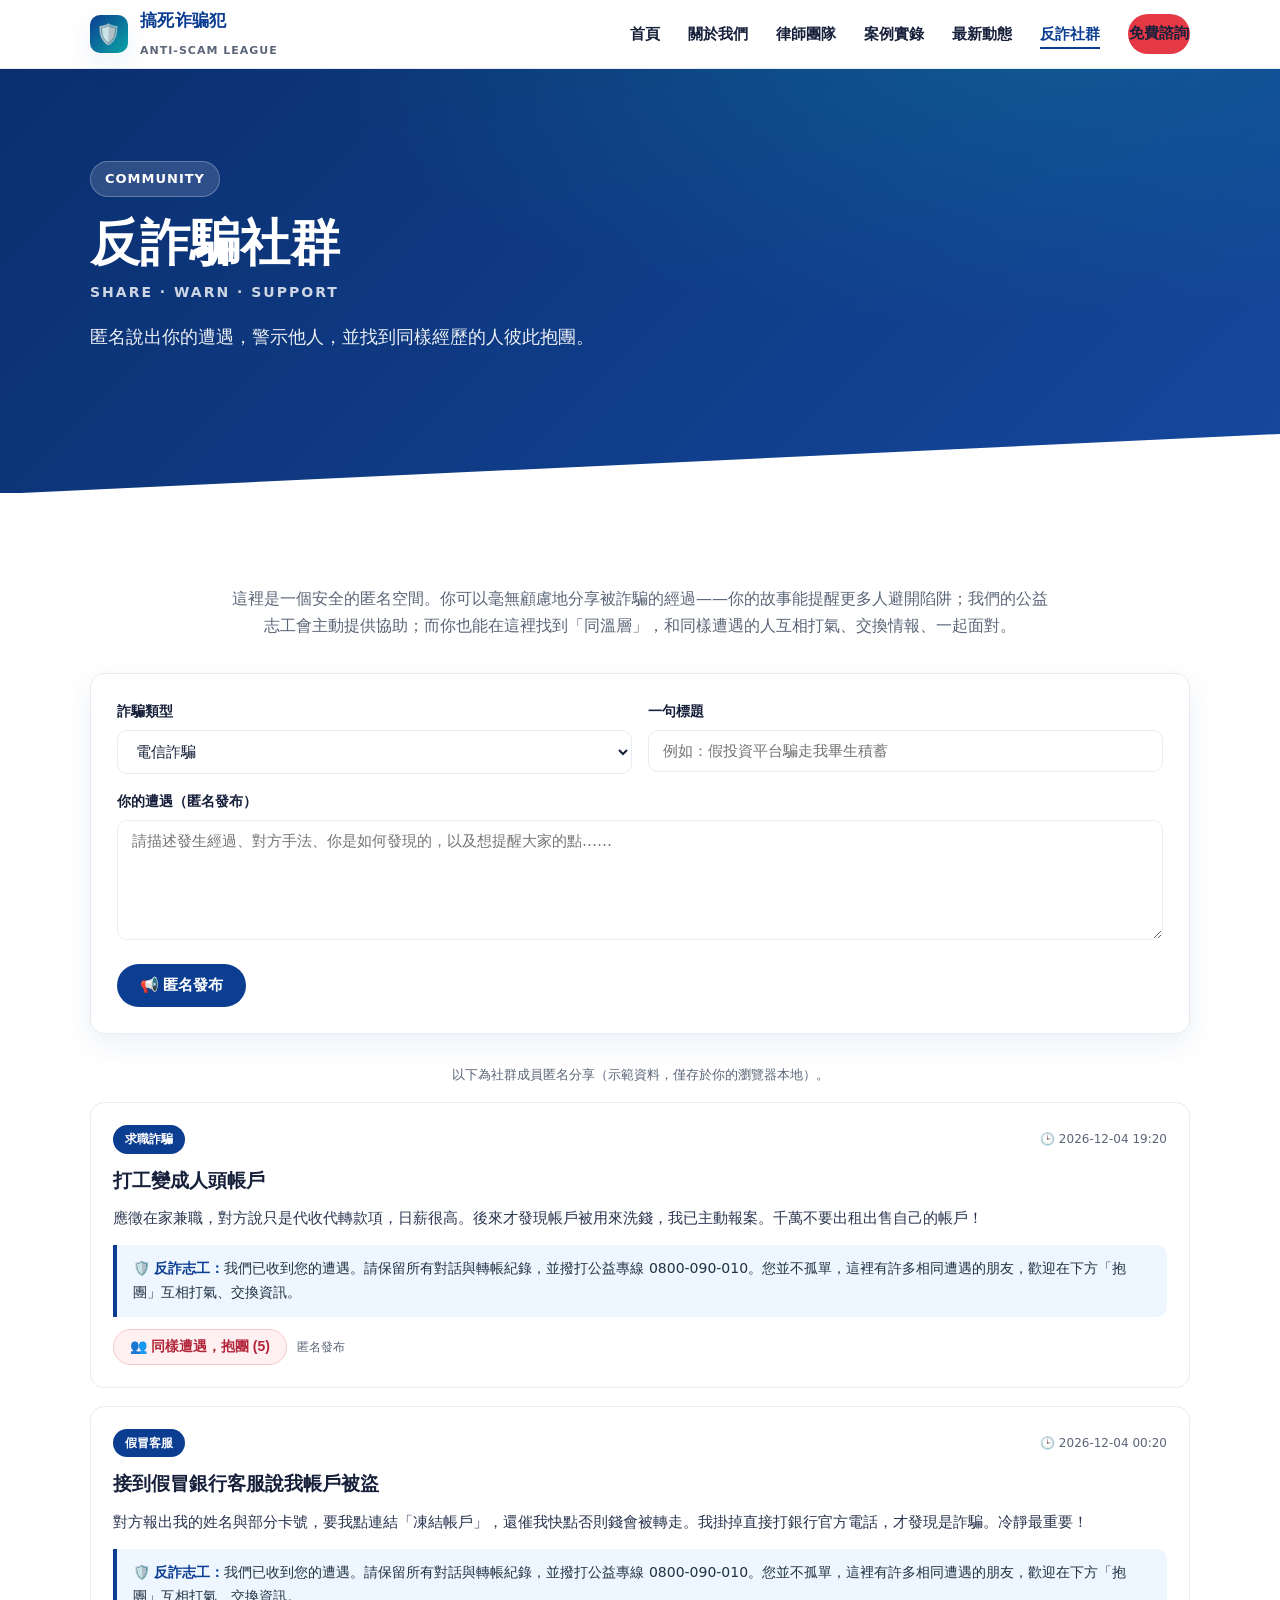
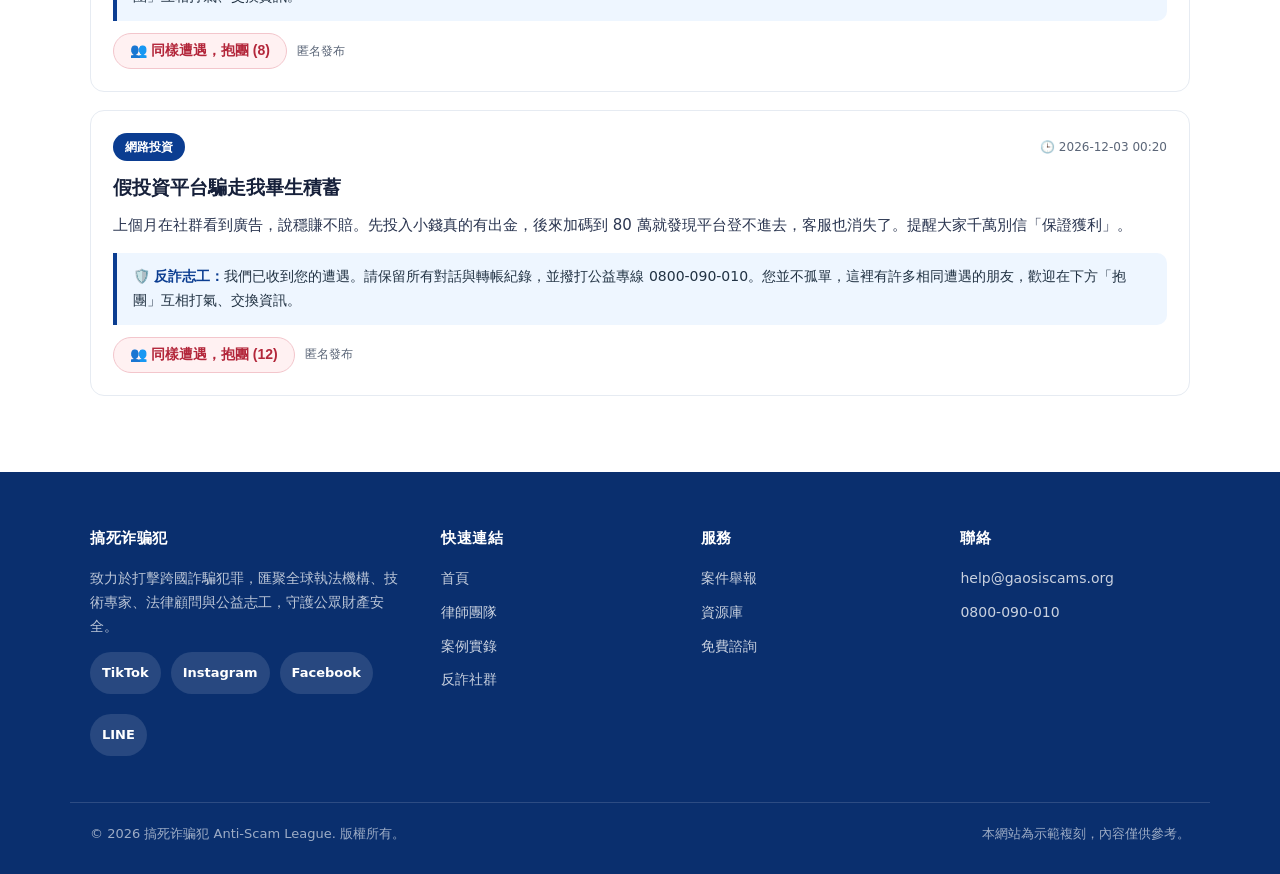
<file: community/index.html>
<!DOCTYPE html>
<html lang="zh-Hant">
<head>
  <meta charset="UTF-8" />
  <meta name="viewport" content="width=device-width, initial-scale=1.0" />
  <title>反詐騙社群 | 搞死诈骗犯</title>
  <meta name="description" content="匿名分享你的遭遇，警示他人、獲得公益協助，並找到同樣遭遇的人彼此抱團。" />
  <link rel="icon" type="image/svg+xml" href="/assets/favicon.svg" />
  <link rel="stylesheet" href="/assets/style.css" />
</head>
<body>

  <header class="site-header">
    <div class="container nav">
      <a href="/" class="brand">
        <span class="logo">🛡️</span>
        <span>
          <span class="name">搞死诈骗犯</span><br />
          <span class="sub">ANTI-SCAM LEAGUE</span>
        </span>
      </a>
      <button class="nav-toggle" aria-label="選單"><span></span><span></span><span></span></button>
      <ul class="nav-links">
        <li><a href="/">首頁</a></li>
        <li><a href="/about/">關於我們</a></li>
        <li><a href="/lawyers/">律師團隊</a></li>
        <li><a href="/cases/">案例實錄</a></li>
        <li><a href="/news/">最新動態</a></li>
        <li><a href="/community/" class="active">反詐社群</a></li>
        <li><a href="/#consult" class="btn btn-accent">免費諮詢</a></li>
      </ul>
    </div>
  </header>

  <section class="hero">
    <div class="container">
      <span class="eyebrow">COMMUNITY</span>
      <h1>反詐騙社群</h1>
      <div class="en">SHARE · WARN · SUPPORT</div>
      <p class="lead">匿名說出你的遭遇，警示他人，並找到同樣經歷的人彼此抱團。</p>
    </div>
  </section>

  <section class="block">
    <div class="container">
      <div class="community-intro">
        <p>這裡是一個安全的匿名空間。你可以毫無顧慮地分享被詐騙的經過——你的故事能提醒更多人避開陷阱；我們的公益志工會主動提供協助；而你也能在這裡找到「同溫層」，和同樣遭遇的人互相打氣、交換情報、一起面對。</p>
      </div>

      <form class="cpost-form" id="cform">
        <div class="field-row">
          <div class="field">
            <label for="type">詐騙類型</label>
            <select id="type" name="type">
              <option>電信詐騙</option>
              <option>網路投資</option>
              <option>假冒客服</option>
              <option>求職詐騙</option>
              <option>假交友</option>
              <option>其他</option>
            </select>
          </div>
          <div class="field">
            <label for="title">一句標題</label>
            <input id="title" name="title" type="text" maxlength="60" placeholder="例如：假投資平台騙走我畢生積蓄" />
          </div>
        </div>
        <div class="field">
          <label for="body">你的遭遇（匿名發布）</label>
          <textarea id="body" name="body" maxlength="1000" placeholder="請描述發生經過、對方手法、你是如何發現的，以及想提醒大家的點……"></textarea>
        </div>
        <button type="submit" class="btn btn-primary">📢 匿名發布</button>
      </form>

      <p class="seed-note">以下為社群成員匿名分享（示範資料，僅存於你的瀏覽器本地）。</p>
      <div class="feed" id="feed"></div>
    </div>
  </section>

  <footer class="site-footer">
    <div class="container footer-grid">
      <div class="footer-about">
        <h4>搞死诈骗犯</h4>
        <p>致力於打擊跨國詐騙犯罪，匯聚全球執法機構、技術專家、法律顧問與公益志工，守護公眾財產安全。</p>
        <div class="socials">
          <a href="https://www.tiktok.com" target="_blank" rel="noopener">TikTok</a>
          <a href="https://www.instagram.com" target="_blank" rel="noopener">Instagram</a>
          <a href="https://www.facebook.com" target="_blank" rel="noopener">Facebook</a>
          <a href="https://line.me" target="_blank" rel="noopener">LINE</a>
        </div>
      </div>
      <div>
        <h4>快速連結</h4>
        <a href="/">首頁</a>
        <a href="/lawyers/">律師團隊</a>
        <a href="/cases/">案例實錄</a>
        <a href="/community/">反詐社群</a>
      </div>
      <div>
        <h4>服務</h4>
        <a href="/#activity">案件舉報</a>
        <a href="/#activity">資源庫</a>
        <a href="/#consult">免費諮詢</a>
      </div>
      <div>
        <h4>聯絡</h4>
        <a href="mailto:help@gaosiscams.org">help@gaosiscams.org</a>
        <a href="tel:+8860800090010">0800-090-010</a>
      </div>
    </div>
    <div class="container footer-bottom">
      <span>© <span class="year">2026</span> 搞死诈骗犯 Anti-Scam League. 版權所有。</span>
      <span>本網站為示範複刻，內容僅供參考。</span>
    </div>
  </footer>

  <script src="/assets/main.js"></script>
  <script src="/assets/community.js"></script>
</body>
</html>
</file>
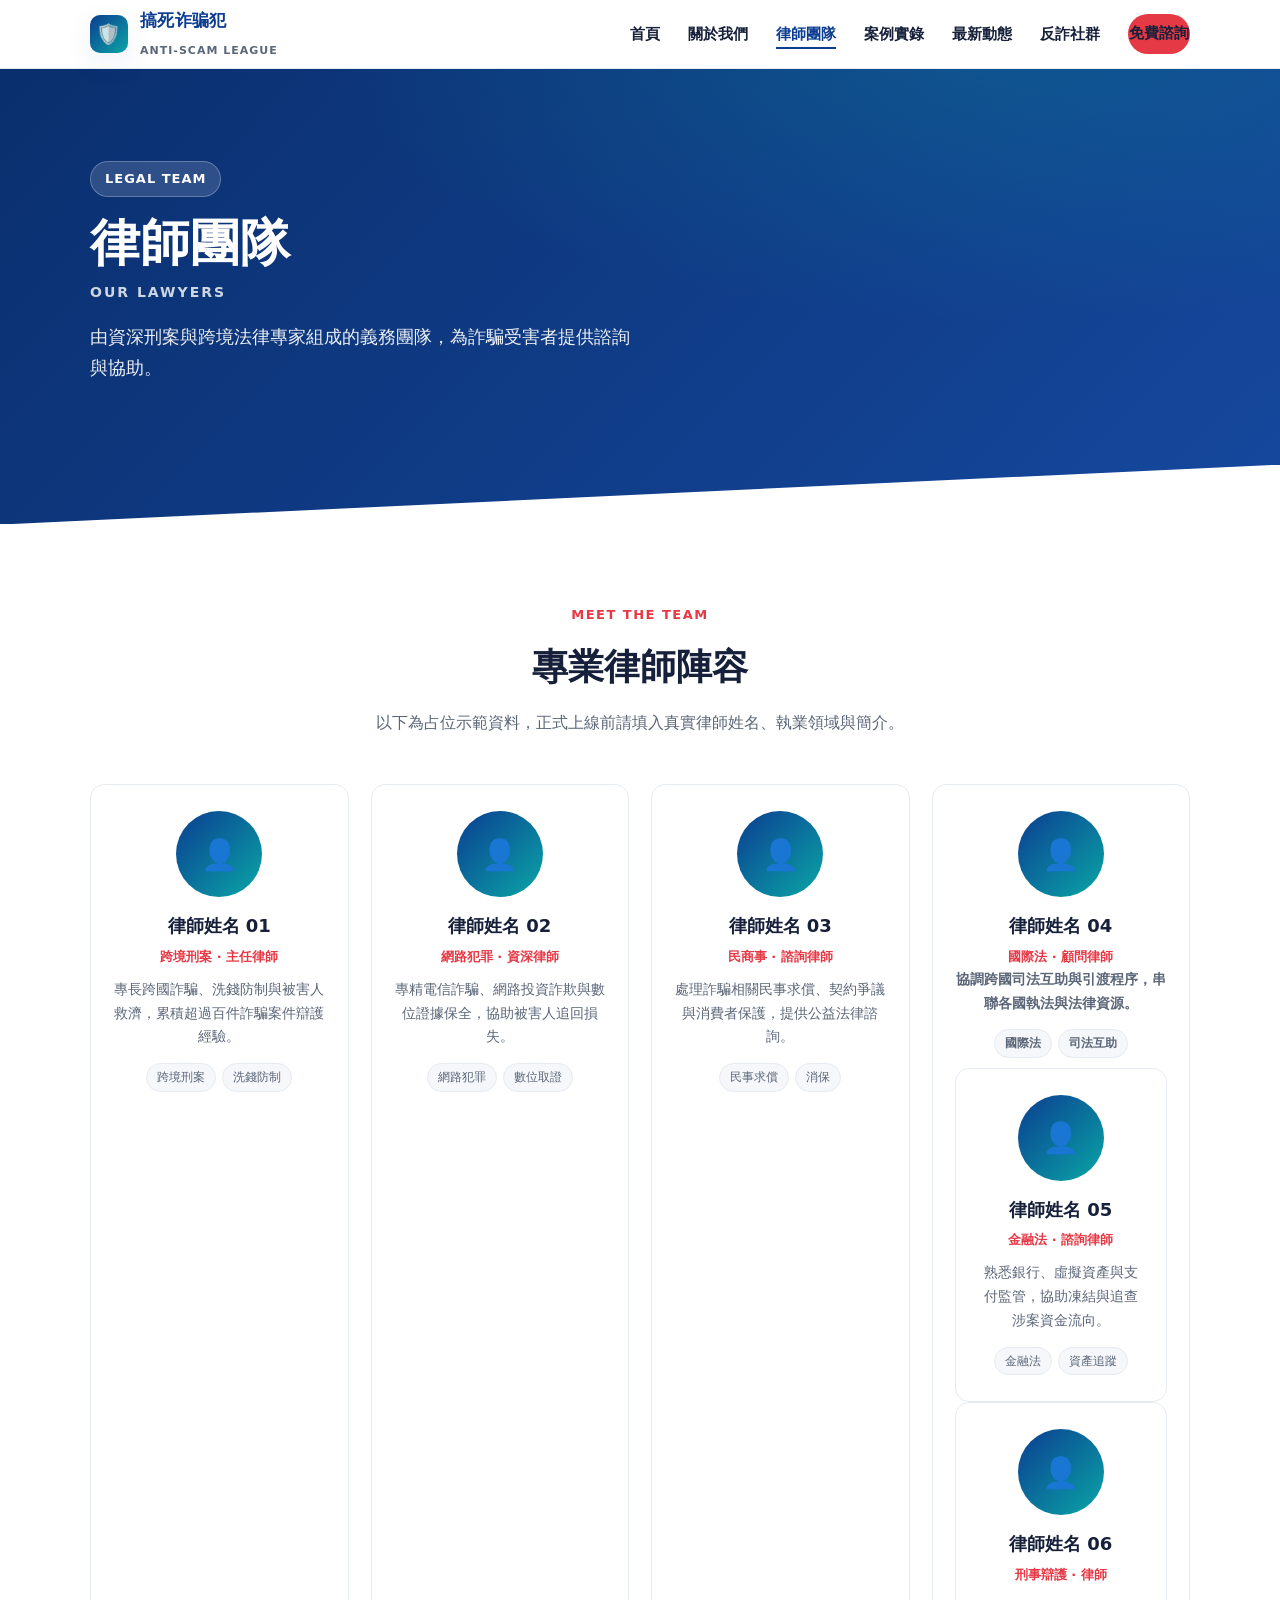
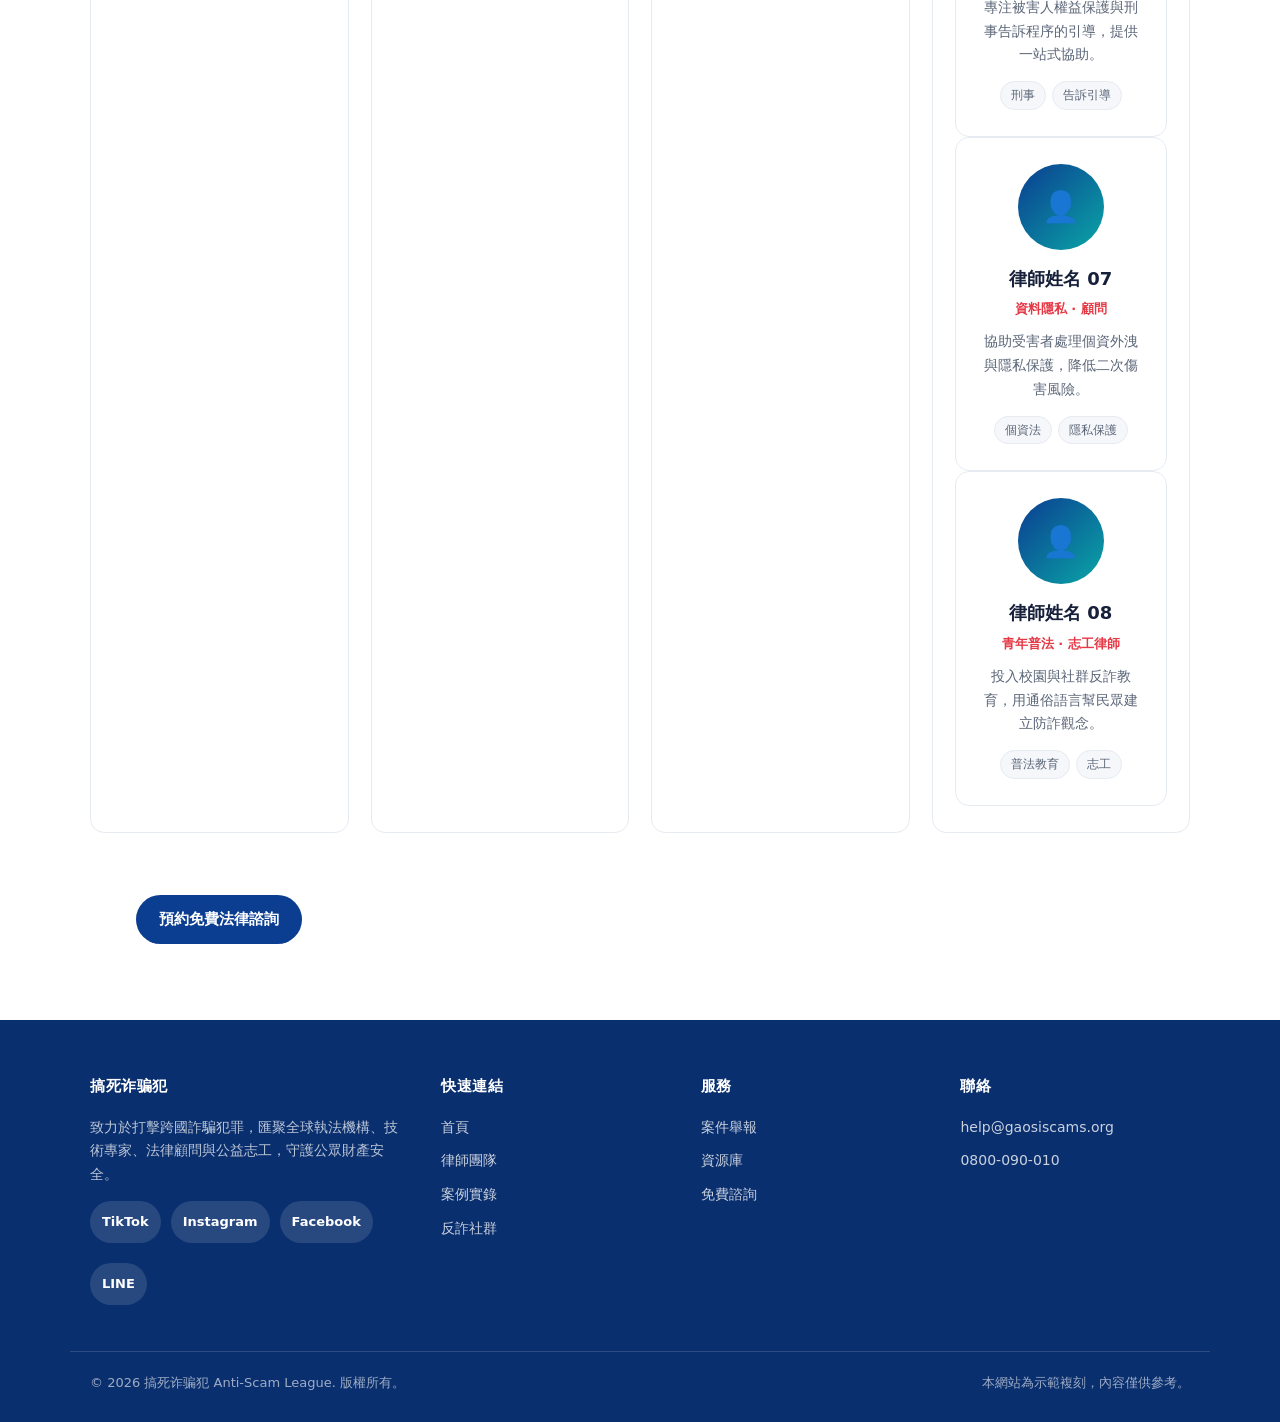
<file: lawyers/index.html>
<!DOCTYPE html>
<html lang="zh-Hant">
<head>
  <meta charset="UTF-8" />
  <meta name="viewport" content="width=device-width, initial-scale=1.0" />
  <title>律師團隊 | 搞死诈骗犯</title>
  <meta name="description" content="搞死诈骗犯義務律師團隊，提供詐騙受害者法律諮詢與公益協助。" />
  <link rel="icon" type="image/svg+xml" href="/assets/favicon.svg" />
  <link rel="stylesheet" href="/assets/style.css" />
</head>
<body>

  <header class="site-header">
    <div class="container nav">
      <a href="/" class="brand">
        <span class="logo">🛡️</span>
        <span>
          <span class="name">搞死诈骗犯</span><br />
          <span class="sub">ANTI-SCAM LEAGUE</span>
        </span>
      </a>
      <button class="nav-toggle" aria-label="選單"><span></span><span></span><span></span></button>
      <ul class="nav-links">
        <li><a href="/">首頁</a></li>
        <li><a href="/about/">關於我們</a></li>
        <li><a href="/lawyers/" class="active">律師團隊</a></li>
        <li><a href="/cases/">案例實錄</a></li>
        <li><a href="/news/">最新動態</a></li>
        <li><a href="/community/">反詐社群</a></li>
        <li><a href="/#consult" class="btn btn-accent">免費諮詢</a></li>
      </ul>
    </div>
  </header>

  <section class="hero">
    <div class="container">
      <span class="eyebrow">LEGAL TEAM</span>
      <h1>律師團隊</h1>
      <div class="en">OUR LAWYERS</div>
      <p class="lead">由資深刑案與跨境法律專家組成的義務團隊，為詐騙受害者提供諮詢與協助。</p>
    </div>
  </section>

  <section class="block">
    <div class="container">
      <div class="section-head">
        <span class="tag">MEET THE TEAM</span>
        <h2>專業律師陣容</h2>
        <p>以下為占位示範資料，正式上線前請填入真實律師姓名、執業領域與簡介。</p>
      </div>
      <div class="lawyers-grid">
        <div class="lawyer">
          <div class="avatar">👤</div>
          <h3>律師姓名 01</h3>
          <div class="role">跨境刑案 · 主任律師</div>
          <p>專長跨國詐騙、洗錢防制與被害人救濟，累積超過百件詐騙案件辯護經驗。</p>
          <div class="tags"><span class="tagpill">跨境刑案</span><span class="tagpill">洗錢防制</span></div>
        </div>
        <div class="lawyer">
          <div class="avatar">👤</div>
          <h3>律師姓名 02</h3>
          <div class="role">網路犯罪 · 資深律師</div>
          <p>專精電信詐騙、網路投資詐欺與數位證據保全，協助被害人追回損失。</p>
          <div class="tags"><span class="tagpill">網路犯罪</span><span class="tagpill">數位取證</span></div>
        </div>
        <div class="lawyer">
          <div class="avatar">👤</div>
          <h3>律師姓名 03</h3>
          <div class="role">民商事 · 諮詢律師</div>
          <p>處理詐騙相關民事求償、契約爭議與消費者保護，提供公益法律諮詢。</p>
          <div class="tags"><span class="tagpill">民事求償</span><span class="tagpill">消保</span></div>
        </div>
        <div class="lawyer">
          <div class="avatar">👤</div>
          <h3>律師姓名 04</h3>
          <div class="role">國際法 · 顧問律師</h3>
          <p>協調跨國司法互助與引渡程序，串聯各國執法與法律資源。</p>
          <div class="tags"><span class="tagpill">國際法</span><span class="tagpill">司法互助</span></div>
        </div>
        <div class="lawyer">
          <div class="avatar">👤</div>
          <h3>律師姓名 05</h3>
          <div class="role">金融法 · 諮詢律師</div>
          <p>熟悉銀行、虛擬資產與支付監管，協助凍結與追查涉案資金流向。</p>
          <div class="tags"><span class="tagpill">金融法</span><span class="tagpill">資產追蹤</span></div>
        </div>
        <div class="lawyer">
          <div class="avatar">👤</div>
          <h3>律師姓名 06</h3>
          <div class="role">刑事辯護 · 律師</div>
          <p>專注被害人權益保護與刑事告訴程序的引導，提供一站式協助。</p>
          <div class="tags"><span class="tagpill">刑事</span><span class="tagpill">告訴引導</span></div>
        </div>
        <div class="lawyer">
          <div class="avatar">👤</div>
          <h3>律師姓名 07</h3>
          <div class="role">資料隱私 · 顧問</div>
          <p>協助受害者處理個資外洩與隱私保護，降低二次傷害風險。</p>
          <div class="tags"><span class="tagpill">個資法</span><span class="tagpill">隱私保護</span></div>
        </div>
        <div class="lawyer">
          <div class="avatar">👤</div>
          <h3>律師姓名 08</h3>
          <div class="role">青年普法 · 志工律師</div>
          <p>投入校園與社群反詐教育，用通俗語言幫民眾建立防詐觀念。</p>
          <div class="tags"><span class="tagpill">普法教育</span><span class="tagpill">志工</span></div>
        </div>
      </div>

      <div class="center-cta">
        <a href="/#consult" class="btn btn-primary">預約免費法律諮詢</a>
      </div>
    </div>
  </section>

  <footer class="site-footer">
    <div class="container footer-grid">
      <div class="footer-about">
        <h4>搞死诈骗犯</h4>
        <p>致力於打擊跨國詐騙犯罪，匯聚全球執法機構、技術專家、法律顧問與公益志工，守護公眾財產安全。</p>
        <div class="socials">
          <a href="https://www.tiktok.com" target="_blank" rel="noopener">TikTok</a>
          <a href="https://www.instagram.com" target="_blank" rel="noopener">Instagram</a>
          <a href="https://www.facebook.com" target="_blank" rel="noopener">Facebook</a>
          <a href="https://line.me" target="_blank" rel="noopener">LINE</a>
        </div>
      </div>
      <div>
        <h4>快速連結</h4>
        <a href="/">首頁</a>
        <a href="/lawyers/">律師團隊</a>
        <a href="/cases/">案例實錄</a>
        <a href="/community/">反詐社群</a>
      </div>
      <div>
        <h4>服務</h4>
        <a href="/#activity">案件舉報</a>
        <a href="/#activity">資源庫</a>
        <a href="/#consult">免費諮詢</a>
      </div>
      <div>
        <h4>聯絡</h4>
        <a href="mailto:help@gaosiscams.org">help@gaosiscams.org</a>
        <a href="tel:+8860800090010">0800-090-010</a>
      </div>
    </div>
    <div class="container footer-bottom">
      <span>© <span class="year">2026</span> 搞死诈骗犯 Anti-Scam League. 版權所有。</span>
      <span>本網站為示範複刻，內容僅供參考。</span>
    </div>
  </footer>

  <script src="/assets/main.js"></script>
</body>
</html>
</file>
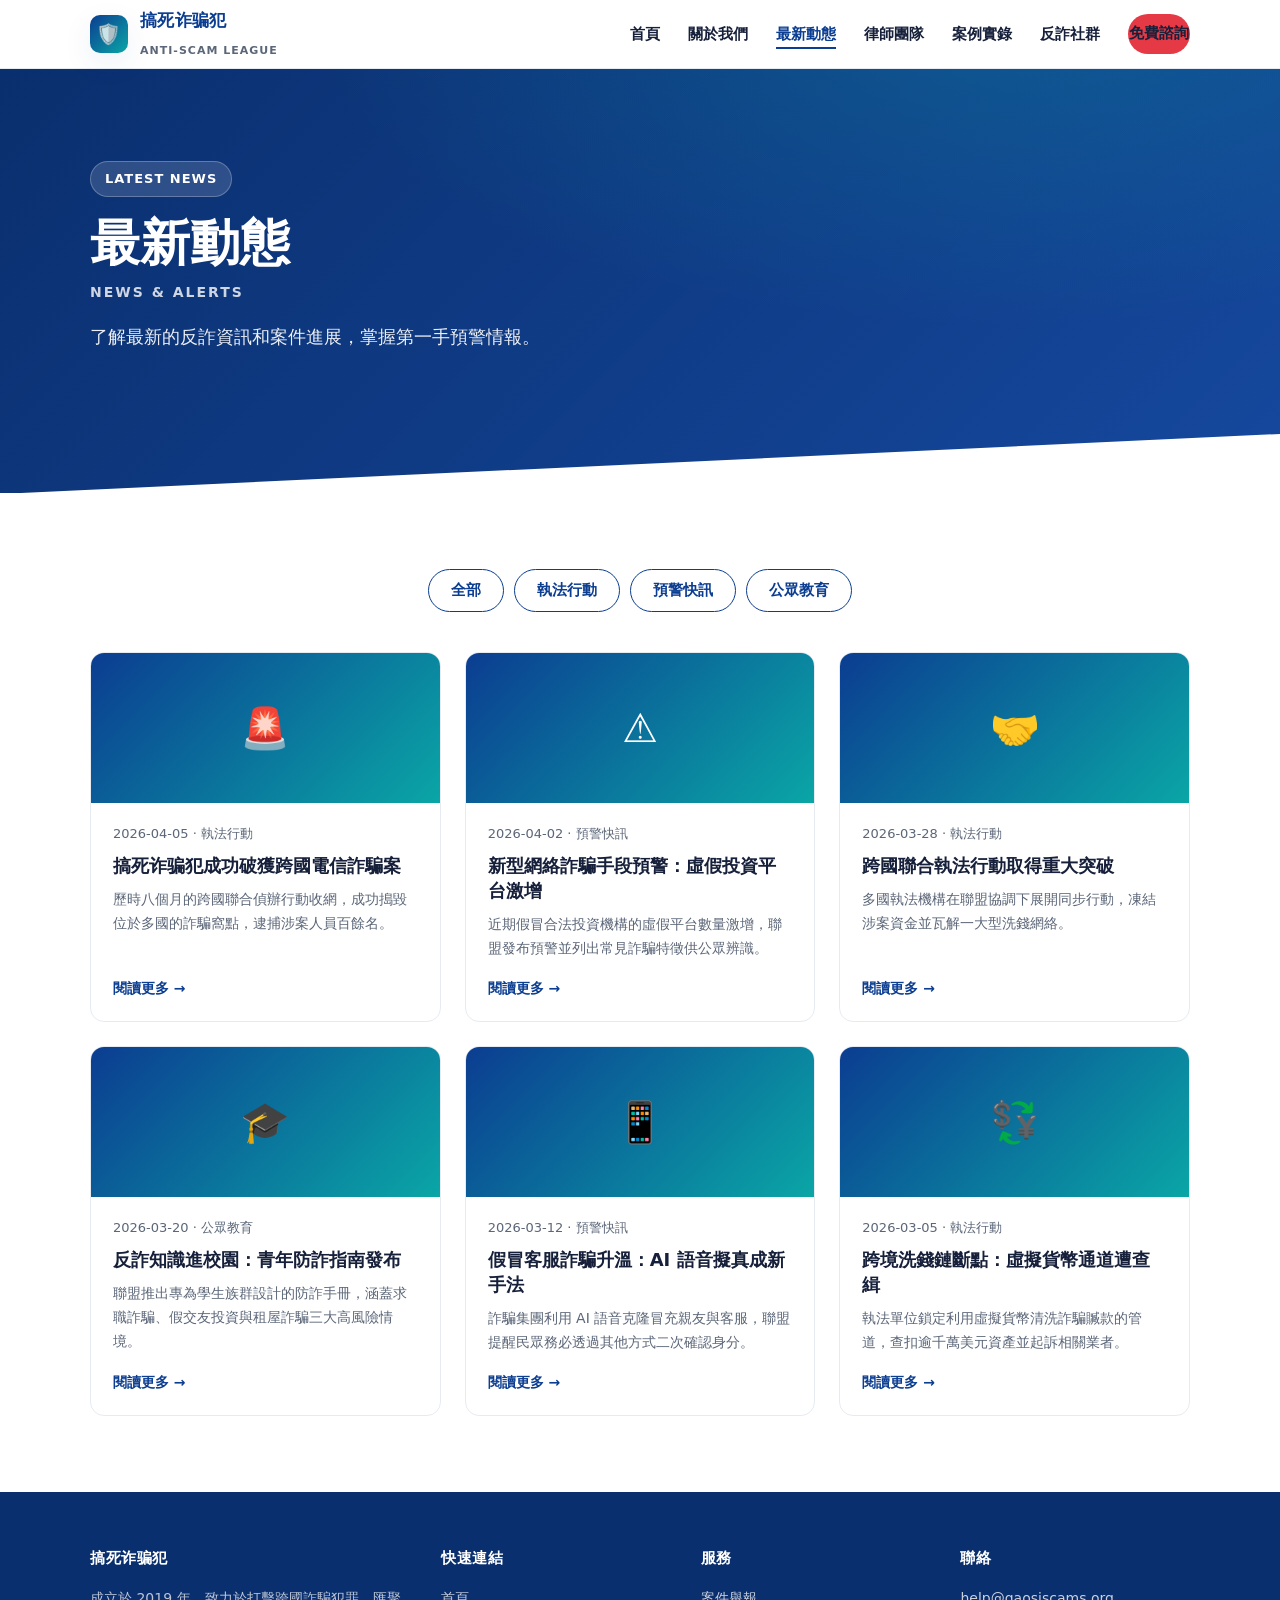
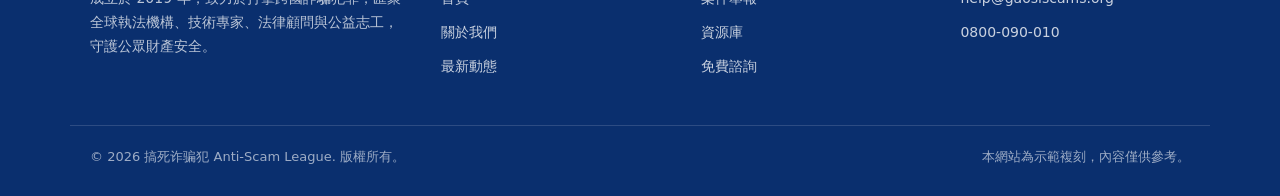
<file: news/index.html>
<!DOCTYPE html>
<html lang="zh-Hant">
<head>
  <meta charset="UTF-8" />
  <meta name="viewport" content="width=device-width, initial-scale=1.0" />
  <title>最新動態 | 搞死诈骗犯</title>
  <meta name="description" content="搞死诈骗犯最新動態：案件進展、預警快訊、執法行動與公眾教育資訊。" />
  <link rel="icon" type="image/svg+xml" href="/assets/favicon.svg" />
  <link rel="stylesheet" href="/assets/style.css" />
</head>
<body>

  <header class="site-header">
    <div class="container nav">
      <a href="/" class="brand">
        <span class="logo">🛡️</span>
        <span>
          <span class="name">搞死诈骗犯</span><br />
          <span class="sub">ANTI-SCAM LEAGUE</span>
        </span>
      </a>
      <button class="nav-toggle" aria-label="選單"><span></span><span></span><span></span></button>
      <ul class="nav-links">
        <li><a href="/">首頁</a></li>
        <li><a href="/about/">關於我們</a></li>
        <li><a href="/news/" class="active">最新動態</a></li>
        <li><a href="/lawyers/">律師團隊</a></li>
        <li><a href="/cases/">案例實錄</a></li>
        <li><a href="/community/">反詐社群</a></li>
        <li><a href="/#consult" class="btn btn-accent">免費諮詢</a></li>
      </ul>
    </div>
  </header>

  <section class="hero">
    <div class="container">
      <span class="eyebrow">LATEST NEWS</span>
      <h1>最新動態</h1>
      <div class="en">NEWS & ALERTS</div>
      <p class="lead">了解最新的反詐資訊和案件進展，掌握第一手預警情報。</p>
    </div>
  </section>

  <section class="block">
    <div class="container">
      <div class="news-filter" style="display:flex;flex-wrap:wrap;gap:10px;justify-content:center;margin-bottom:40px">
        <button class="btn btn-ghost filter-btn active" data-cat="all">全部</button>
        <button class="btn btn-ghost filter-btn" data-cat="action">執法行動</button>
        <button class="btn btn-ghost filter-btn" data-cat="alert">預警快訊</button>
        <button class="btn btn-ghost filter-btn" data-cat="edu">公眾教育</button>
      </div>

      <div class="news-list">
        <a class="news-item" href="/news/1/" data-cat="action">
          <div class="news-thumb">🚨</div>
          <div class="news-body">
            <div class="news-date">2026-04-05 · 執法行動</div>
            <h3>搞死诈骗犯成功破獲跨國電信詐騙案</h3>
            <p>歷時八個月的跨國聯合偵辦行動收網，成功搗毀位於多國的詐騙窩點，逮捕涉案人員百餘名。</p>
            <span class="read-more">閱讀更多 →</span>
          </div>
        </a>
        <a class="news-item" href="/news/2/" data-cat="alert">
          <div class="news-thumb">⚠️</div>
          <div class="news-body">
            <div class="news-date">2026-04-02 · 預警快訊</div>
            <h3>新型網絡詐騙手段預警：虛假投資平台激增</h3>
            <p>近期假冒合法投資機構的虛假平台數量激增，聯盟發布預警並列出常見詐騙特徵供公眾辨識。</p>
            <span class="read-more">閱讀更多 →</span>
          </div>
        </a>
        <a class="news-item" href="/news/3/" data-cat="action">
          <div class="news-thumb">🤝</div>
          <div class="news-body">
            <div class="news-date">2026-03-28 · 執法行動</div>
            <h3>跨國聯合執法行動取得重大突破</h3>
            <p>多國執法機構在聯盟協調下展開同步行動，凍結涉案資金並瓦解一大型洗錢網絡。</p>
            <span class="read-more">閱讀更多 →</span>
          </div>
        </a>
        <a class="news-item" href="/news/4/" data-cat="edu">
          <div class="news-thumb">🎓</div>
          <div class="news-body">
            <div class="news-date">2026-03-20 · 公眾教育</div>
            <h3>反詐知識進校園：青年防詐指南發布</h3>
            <p>聯盟推出專為學生族群設計的防詐手冊，涵蓋求職詐騙、假交友投資與租屋詐騙三大高風險情境。</p>
            <span class="read-more">閱讀更多 →</span>
          </div>
        </a>
        <a class="news-item" href="/news/5/" data-cat="alert">
          <div class="news-thumb">📱</div>
          <div class="news-body">
            <div class="news-date">2026-03-12 · 預警快訊</div>
            <h3>假冒客服詐騙升溫：AI 語音擬真成新手法</h3>
            <p>詐騙集團利用 AI 語音克隆冒充親友與客服，聯盟提醒民眾務必透過其他方式二次確認身分。</p>
            <span class="read-more">閱讀更多 →</span>
          </div>
        </a>
        <a class="news-item" href="/news/6/" data-cat="action">
          <div class="news-thumb">💱</div>
          <div class="news-body">
            <div class="news-date">2026-03-05 · 執法行動</div>
            <h3>跨境洗錢鏈斷點：虛擬貨幣通道遭查緝</h3>
            <p>執法單位鎖定利用虛擬貨幣清洗詐騙贓款的管道，查扣逾千萬美元資產並起訴相關業者。</p>
            <span class="read-more">閱讀更多 →</span>
          </div>
        </a>
      </div>
    </div>
  </section>

  <footer class="site-footer">
    <div class="container footer-grid">
      <div class="footer-about">
        <h4>搞死诈骗犯</h4>
        <p>成立於 2019 年，致力於打擊跨國詐騙犯罪，匯聚全球執法機構、技術專家、法律顧問與公益志工，守護公眾財產安全。</p>
      </div>
      <div>
        <h4>快速連結</h4>
        <a href="/">首頁</a>
        <a href="/about/">關於我們</a>
        <a href="/news/">最新動態</a>
      </div>
      <div>
        <h4>服務</h4>
        <a href="/#activity">案件舉報</a>
        <a href="/#activity">資源庫</a>
        <a href="/#consult">免費諮詢</a>
      </div>
      <div>
        <h4>聯絡</h4>
        <a href="mailto:help@gaosiscams.org">help@gaosiscams.org</a>
        <a href="tel:+8860800090010">0800-090-010</a>
      </div>
    </div>
    <div class="container footer-bottom">
      <span>© <span class="year">2026</span> 搞死诈骗犯 Anti-Scam League. 版權所有。</span>
      <span>本網站為示範複刻，內容僅供參考。</span>
    </div>
  </footer>

  <script src="/assets/main.js"></script>
</body>
</html>
</file>
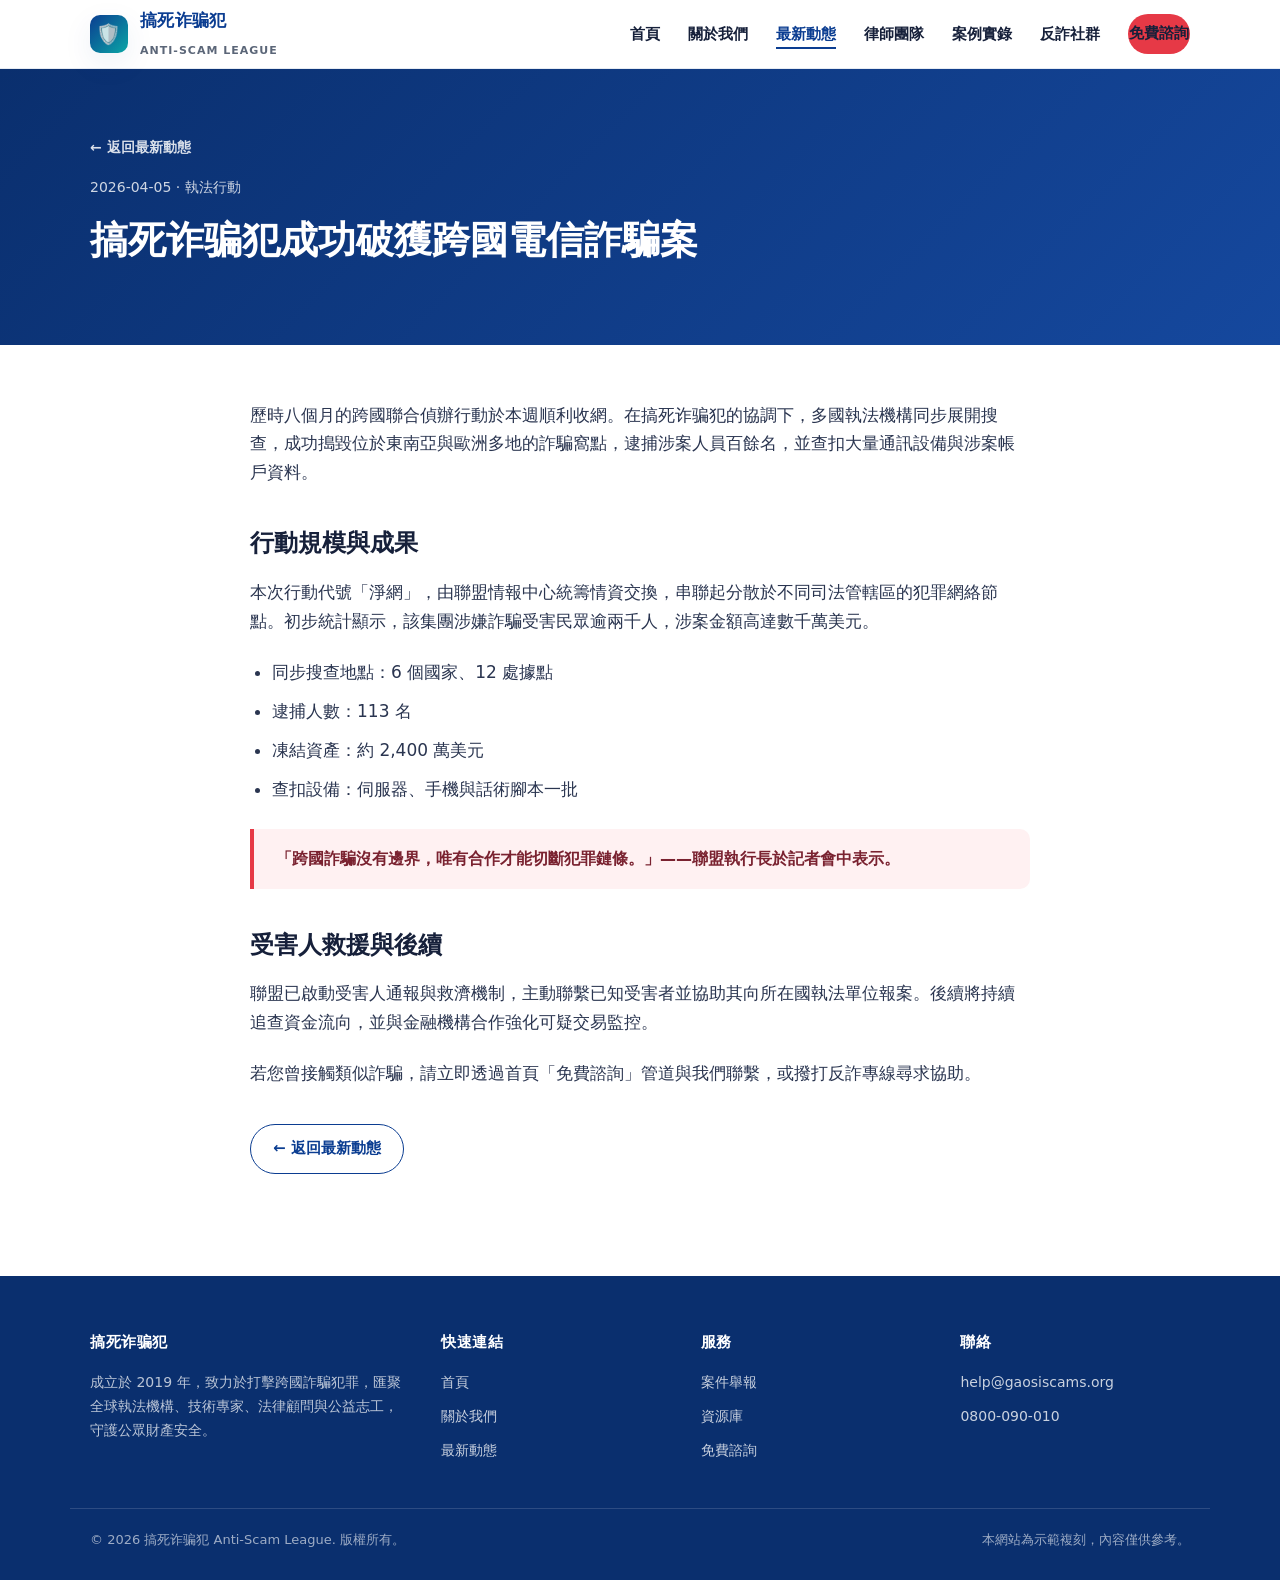
<file: news/1/index.html>
<!DOCTYPE html>
<html lang="zh-Hant">
<head>
  <meta charset="UTF-8" />
  <meta name="viewport" content="width=device-width, initial-scale=1.0" />
  <title>搞死诈骗犯成功破獲跨國電信詐騙案 | 最新動態</title>
  <meta name="description" content="歷時八個月的跨國聯合偵辦行動收網，成功搗毀位於多國的詐騙窩點。" />
  <link rel="icon" type="image/svg+xml" href="/assets/favicon.svg" />
  <link rel="stylesheet" href="/assets/style.css" />
</head>
<body>

  <header class="site-header">
    <div class="container nav">
      <a href="/" class="brand">
        <span class="logo">🛡️</span>
        <span>
          <span class="name">搞死诈骗犯</span><br />
          <span class="sub">ANTI-SCAM LEAGUE</span>
        </span>
      </a>
      <button class="nav-toggle" aria-label="選單"><span></span><span></span><span></span></button>
      <ul class="nav-links">
        <li><a href="/">首頁</a></li>
        <li><a href="/about/">關於我們</a></li>
        <li><a href="/news/" class="active">最新動態</a></li>
        <li><a href="/lawyers/">律師團隊</a></li>
        <li><a href="/cases/">案例實錄</a></li>
        <li><a href="/community/">反詐社群</a></li>
        <li><a href="/#consult" class="btn btn-accent">免費諮詢</a></li>
      </ul>
    </div>
  </header>

  <section class="article-hero">
    <div class="container">
      <a href="/news/" class="back">← 返回最新動態</a>
      <div class="date">2026-04-05 · 執法行動</div>
      <h1>搞死诈骗犯成功破獲跨國電信詐騙案</h1>
    </div>
  </section>

  <article class="article-body">
    <p>歷時八個月的跨國聯合偵辦行動於本週順利收網。在搞死诈骗犯的協調下，多國執法機構同步展開搜查，成功搗毀位於東南亞與歐洲多地的詐騙窩點，逮捕涉案人員百餘名，並查扣大量通訊設備與涉案帳戶資料。</p>

    <h2>行動規模與成果</h2>
    <p>本次行動代號「淨網」，由聯盟情報中心統籌情資交換，串聯起分散於不同司法管轄區的犯罪網絡節點。初步統計顯示，該集團涉嫌詐騙受害民眾逾兩千人，涉案金額高達數千萬美元。</p>
    <ul>
      <li>同步搜查地點：6 個國家、12 處據點</li>
      <li>逮捕人數：113 名</li>
      <li>凍結資產：約 2,400 萬美元</li>
      <li>查扣設備：伺服器、手機與話術腳本一批</li>
    </ul>

    <blockquote>「跨國詐騙沒有邊界，唯有合作才能切斷犯罪鏈條。」——聯盟執行長於記者會中表示。</blockquote>

    <h2>受害人救援與後續</h2>
    <p>聯盟已啟動受害人通報與救濟機制，主動聯繫已知受害者並協助其向所在國執法單位報案。後續將持續追查資金流向，並與金融機構合作強化可疑交易監控。</p>
    <p>若您曾接觸類似詐騙，請立即透過首頁「免費諮詢」管道與我們聯繫，或撥打反詐專線尋求協助。</p>

    <p style="margin-top:36px"><a href="/news/" class="btn btn-ghost">← 返回最新動態</a></p>
  </article>

  <footer class="site-footer">
    <div class="container footer-grid">
      <div class="footer-about">
        <h4>搞死诈骗犯</h4>
        <p>成立於 2019 年，致力於打擊跨國詐騙犯罪，匯聚全球執法機構、技術專家、法律顧問與公益志工，守護公眾財產安全。</p>
      </div>
      <div>
        <h4>快速連結</h4>
        <a href="/">首頁</a>
        <a href="/about/">關於我們</a>
        <a href="/news/">最新動態</a>
      </div>
      <div>
        <h4>服務</h4>
        <a href="/#activity">案件舉報</a>
        <a href="/#activity">資源庫</a>
        <a href="/#consult">免費諮詢</a>
      </div>
      <div>
        <h4>聯絡</h4>
        <a href="mailto:help@gaosiscams.org">help@gaosiscams.org</a>
        <a href="tel:+8860800090010">0800-090-010</a>
      </div>
    </div>
    <div class="container footer-bottom">
      <span>© <span class="year">2026</span> 搞死诈骗犯 Anti-Scam League. 版權所有。</span>
      <span>本網站為示範複刻，內容僅供參考。</span>
    </div>
  </footer>

  <script src="/assets/main.js"></script>
</body>
</html>
</file>
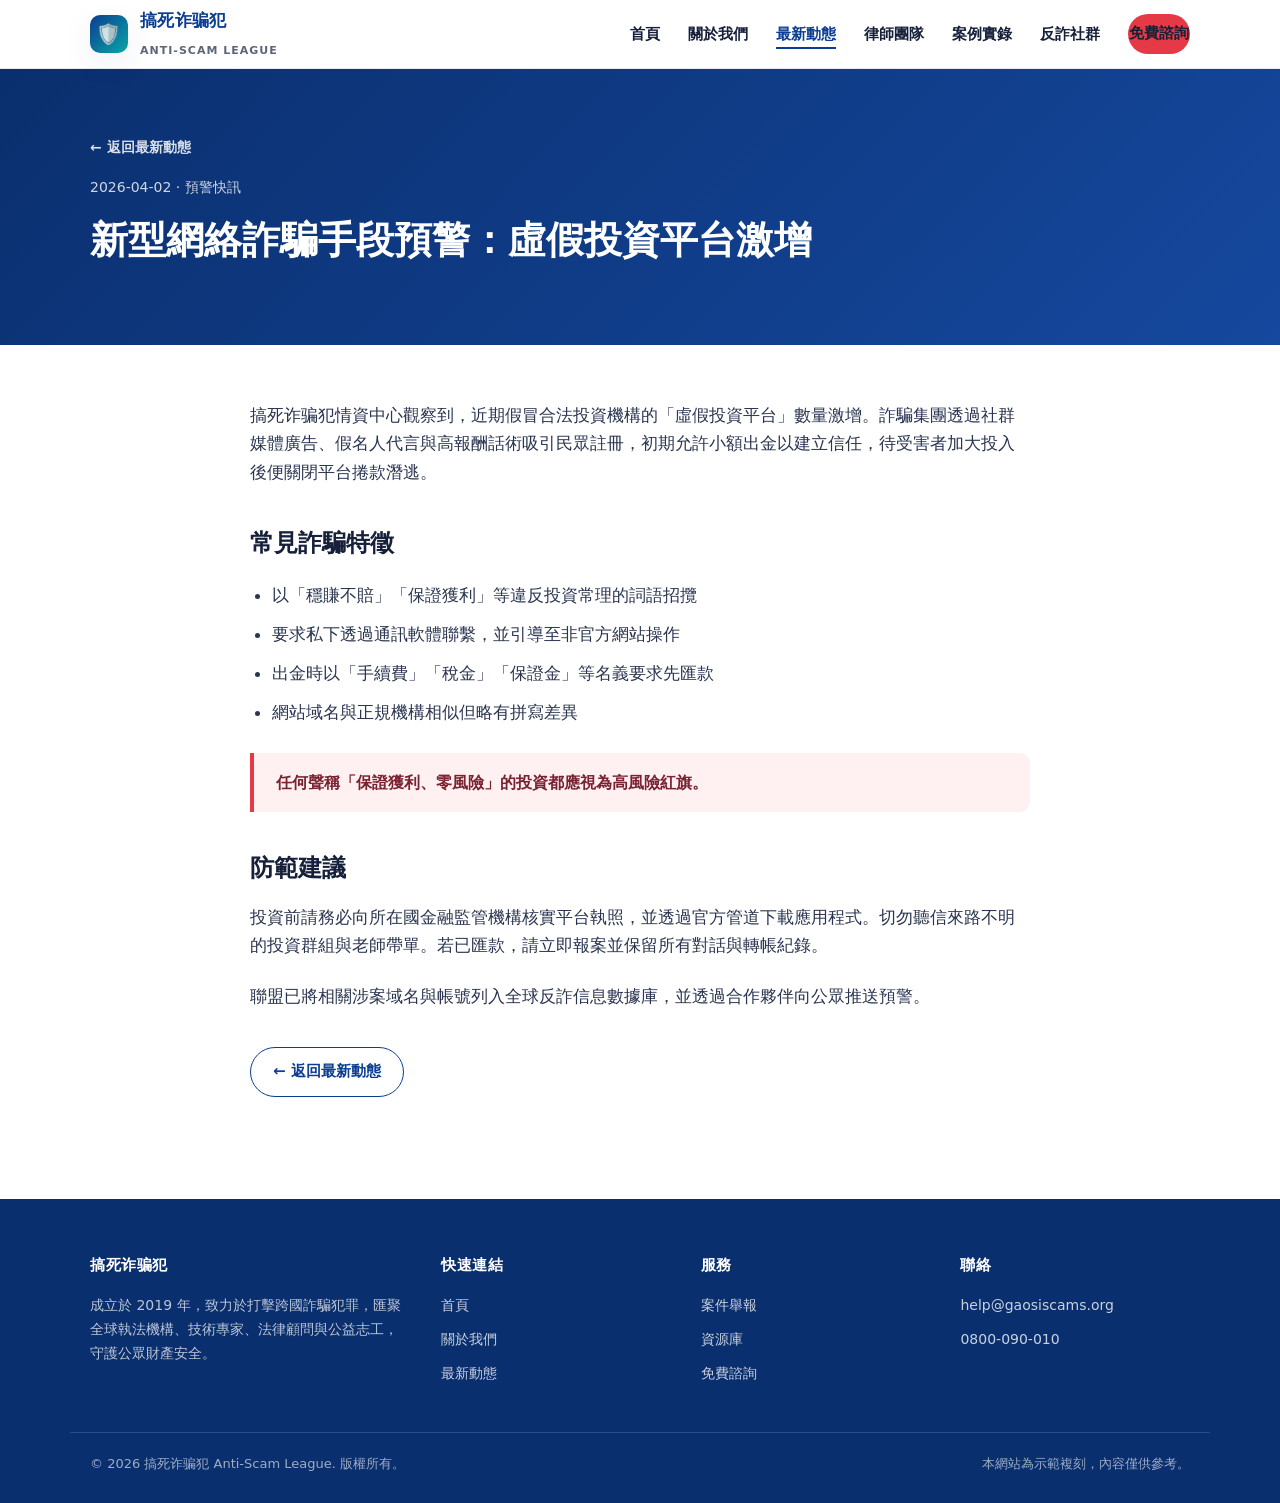
<file: news/2/index.html>
<!DOCTYPE html>
<html lang="zh-Hant">
<head>
  <meta charset="UTF-8" />
  <meta name="viewport" content="width=device-width, initial-scale=1.0" />
  <title>新型網絡詐騙手段預警：虛假投資平台激增 | 最新動態</title>
  <meta name="description" content="近期假冒合法投資機構的虛假平台數量激增，聯盟發布預警。" />
  <link rel="icon" type="image/svg+xml" href="/assets/favicon.svg" />
  <link rel="stylesheet" href="/assets/style.css" />
</head>
<body>

  <header class="site-header">
    <div class="container nav">
      <a href="/" class="brand">
        <span class="logo">🛡️</span>
        <span>
          <span class="name">搞死诈骗犯</span><br />
          <span class="sub">ANTI-SCAM LEAGUE</span>
        </span>
      </a>
      <button class="nav-toggle" aria-label="選單"><span></span><span></span><span></span></button>
      <ul class="nav-links">
        <li><a href="/">首頁</a></li>
        <li><a href="/about/">關於我們</a></li>
        <li><a href="/news/" class="active">最新動態</a></li>
        <li><a href="/lawyers/">律師團隊</a></li>
        <li><a href="/cases/">案例實錄</a></li>
        <li><a href="/community/">反詐社群</a></li>
        <li><a href="/#consult" class="btn btn-accent">免費諮詢</a></li>
      </ul>
    </div>
  </header>

  <section class="article-hero">
    <div class="container">
      <a href="/news/" class="back">← 返回最新動態</a>
      <div class="date">2026-04-02 · 預警快訊</div>
      <h1>新型網絡詐騙手段預警：虛假投資平台激增</h1>
    </div>
  </section>

  <article class="article-body">
    <p>搞死诈骗犯情資中心觀察到，近期假冒合法投資機構的「虛假投資平台」數量激增。詐騙集團透過社群媒體廣告、假名人代言與高報酬話術吸引民眾註冊，初期允許小額出金以建立信任，待受害者加大投入後便關閉平台捲款潛逃。</p>

    <h2>常見詐騙特徵</h2>
    <ul>
      <li>以「穩賺不賠」「保證獲利」等違反投資常理的詞語招攬</li>
      <li>要求私下透過通訊軟體聯繫，並引導至非官方網站操作</li>
      <li>出金時以「手續費」「稅金」「保證金」等名義要求先匯款</li>
      <li>網站域名與正規機構相似但略有拼寫差異</li>
    </ul>

    <blockquote>任何聲稱「保證獲利、零風險」的投資都應視為高風險紅旗。</blockquote>

    <h2>防範建議</h2>
    <p>投資前請務必向所在國金融監管機構核實平台執照，並透過官方管道下載應用程式。切勿聽信來路不明的投資群組與老師帶單。若已匯款，請立即報案並保留所有對話與轉帳紀錄。</p>
    <p>聯盟已將相關涉案域名與帳號列入全球反詐信息數據庫，並透過合作夥伴向公眾推送預警。</p>

    <p style="margin-top:36px"><a href="/news/" class="btn btn-ghost">← 返回最新動態</a></p>
  </article>

  <footer class="site-footer">
    <div class="container footer-grid">
      <div class="footer-about">
        <h4>搞死诈骗犯</h4>
        <p>成立於 2019 年，致力於打擊跨國詐騙犯罪，匯聚全球執法機構、技術專家、法律顧問與公益志工，守護公眾財產安全。</p>
      </div>
      <div>
        <h4>快速連結</h4>
        <a href="/">首頁</a>
        <a href="/about/">關於我們</a>
        <a href="/news/">最新動態</a>
      </div>
      <div>
        <h4>服務</h4>
        <a href="/#activity">案件舉報</a>
        <a href="/#activity">資源庫</a>
        <a href="/#consult">免費諮詢</a>
      </div>
      <div>
        <h4>聯絡</h4>
        <a href="mailto:help@gaosiscams.org">help@gaosiscams.org</a>
        <a href="tel:+8860800090010">0800-090-010</a>
      </div>
    </div>
    <div class="container footer-bottom">
      <span>© <span class="year">2026</span> 搞死诈骗犯 Anti-Scam League. 版權所有。</span>
      <span>本網站為示範複刻，內容僅供參考。</span>
    </div>
  </footer>

  <script src="/assets/main.js"></script>
</body>
</html>
</file>
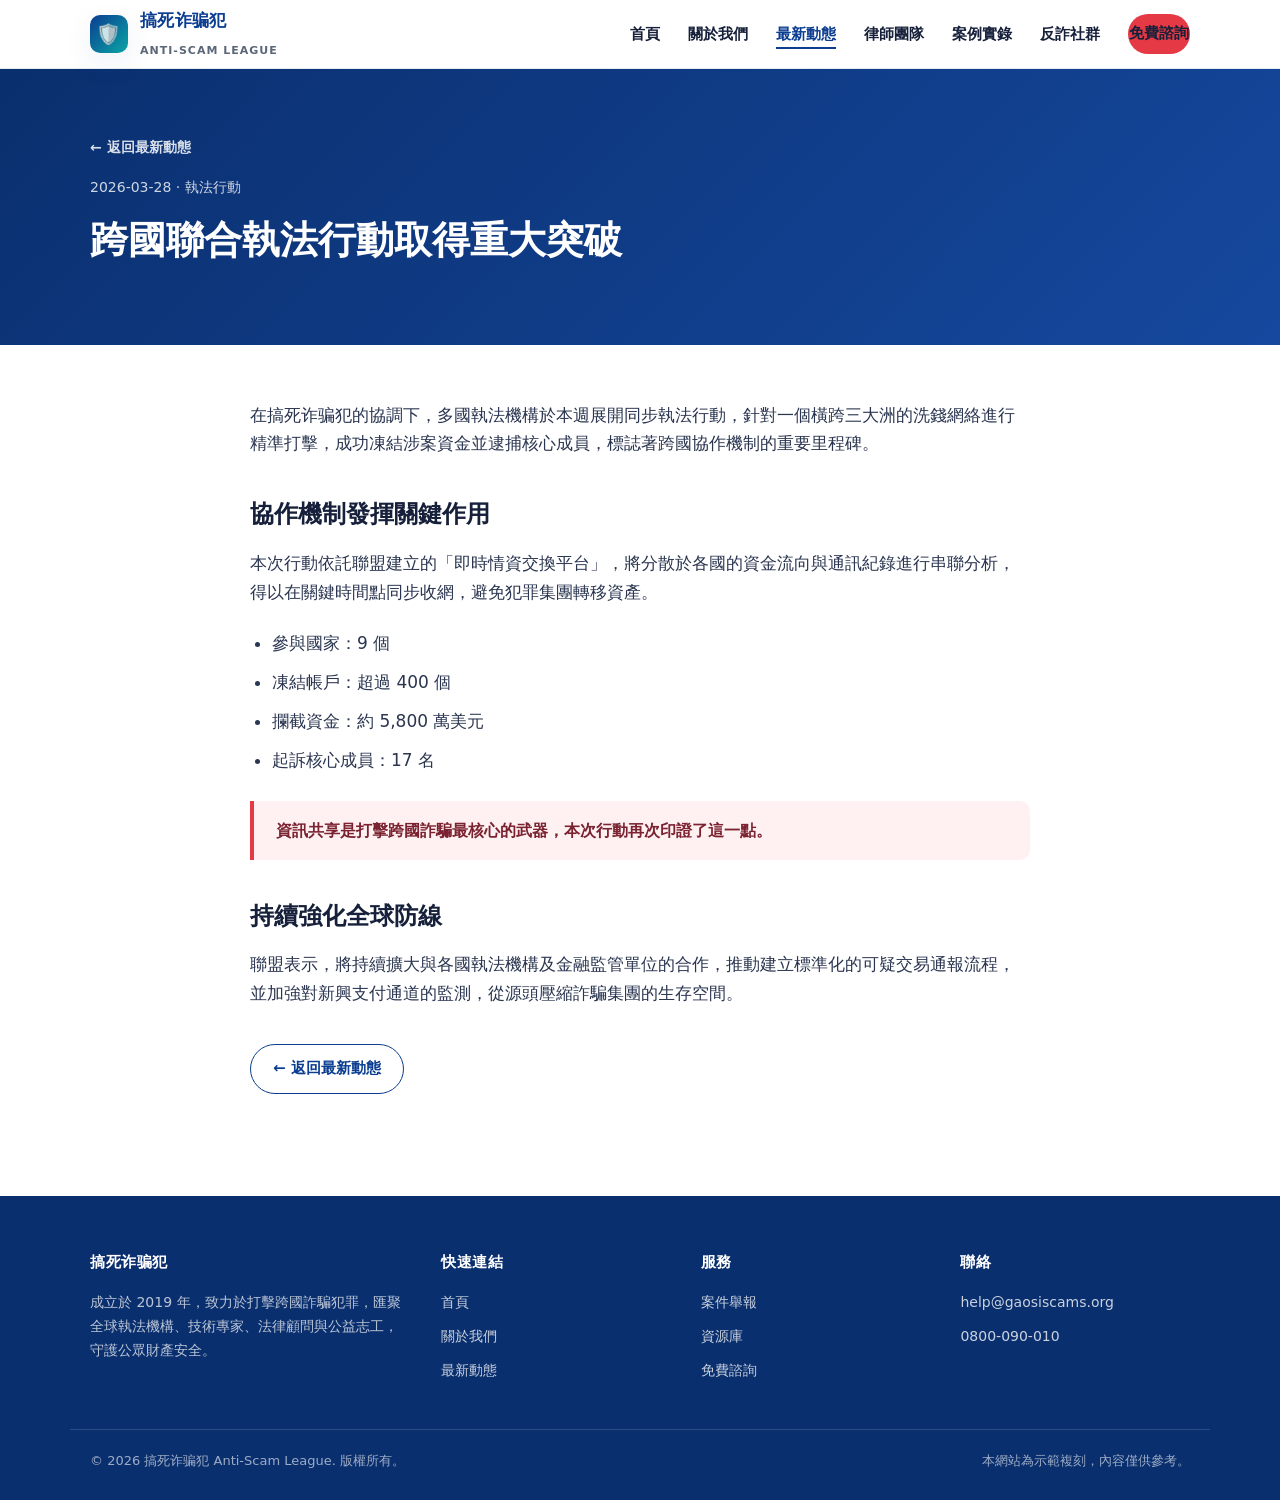
<file: news/3/index.html>
<!DOCTYPE html>
<html lang="zh-Hant">
<head>
  <meta charset="UTF-8" />
  <meta name="viewport" content="width=device-width, initial-scale=1.0" />
  <title>跨國聯合執法行動取得重大突破 | 最新動態</title>
  <meta name="description" content="多國執法機構在聯盟協調下展開同步行動，瓦解大型洗錢網絡。" />
  <link rel="icon" type="image/svg+xml" href="/assets/favicon.svg" />
  <link rel="stylesheet" href="/assets/style.css" />
</head>
<body>

  <header class="site-header">
    <div class="container nav">
      <a href="/" class="brand">
        <span class="logo">🛡️</span>
        <span>
          <span class="name">搞死诈骗犯</span><br />
          <span class="sub">ANTI-SCAM LEAGUE</span>
        </span>
      </a>
      <button class="nav-toggle" aria-label="選單"><span></span><span></span><span></span></button>
      <ul class="nav-links">
        <li><a href="/">首頁</a></li>
        <li><a href="/about/">關於我們</a></li>
        <li><a href="/news/" class="active">最新動態</a></li>
        <li><a href="/lawyers/">律師團隊</a></li>
        <li><a href="/cases/">案例實錄</a></li>
        <li><a href="/community/">反詐社群</a></li>
        <li><a href="/#consult" class="btn btn-accent">免費諮詢</a></li>
      </ul>
    </div>
  </header>

  <section class="article-hero">
    <div class="container">
      <a href="/news/" class="back">← 返回最新動態</a>
      <div class="date">2026-03-28 · 執法行動</div>
      <h1>跨國聯合執法行動取得重大突破</h1>
    </div>
  </section>

  <article class="article-body">
    <p>在搞死诈骗犯的協調下，多國執法機構於本週展開同步執法行動，針對一個橫跨三大洲的洗錢網絡進行精準打擊，成功凍結涉案資金並逮捕核心成員，標誌著跨國協作機制的重要里程碑。</p>

    <h2>協作機制發揮關鍵作用</h2>
    <p>本次行動依託聯盟建立的「即時情資交換平台」，將分散於各國的資金流向與通訊紀錄進行串聯分析，得以在關鍵時間點同步收網，避免犯罪集團轉移資產。</p>
    <ul>
      <li>參與國家：9 個</li>
      <li>凍結帳戶：超過 400 個</li>
      <li>攔截資金：約 5,800 萬美元</li>
      <li>起訴核心成員：17 名</li>
    </ul>

    <blockquote>資訊共享是打擊跨國詐騙最核心的武器，本次行動再次印證了這一點。</blockquote>

    <h2>持續強化全球防線</h2>
    <p>聯盟表示，將持續擴大與各國執法機構及金融監管單位的合作，推動建立標準化的可疑交易通報流程，並加強對新興支付通道的監測，從源頭壓縮詐騙集團的生存空間。</p>

    <p style="margin-top:36px"><a href="/news/" class="btn btn-ghost">← 返回最新動態</a></p>
  </article>

  <footer class="site-footer">
    <div class="container footer-grid">
      <div class="footer-about">
        <h4>搞死诈骗犯</h4>
        <p>成立於 2019 年，致力於打擊跨國詐騙犯罪，匯聚全球執法機構、技術專家、法律顧問與公益志工，守護公眾財產安全。</p>
      </div>
      <div>
        <h4>快速連結</h4>
        <a href="/">首頁</a>
        <a href="/about/">關於我們</a>
        <a href="/news/">最新動態</a>
      </div>
      <div>
        <h4>服務</h4>
        <a href="/#activity">案件舉報</a>
        <a href="/#activity">資源庫</a>
        <a href="/#consult">免費諮詢</a>
      </div>
      <div>
        <h4>聯絡</h4>
        <a href="mailto:help@gaosiscams.org">help@gaosiscams.org</a>
        <a href="tel:+8860800090010">0800-090-010</a>
      </div>
    </div>
    <div class="container footer-bottom">
      <span>© <span class="year">2026</span> 搞死诈骗犯 Anti-Scam League. 版權所有。</span>
      <span>本網站為示範複刻，內容僅供參考。</span>
    </div>
  </footer>

  <script src="/assets/main.js"></script>
</body>
</html>
</file>
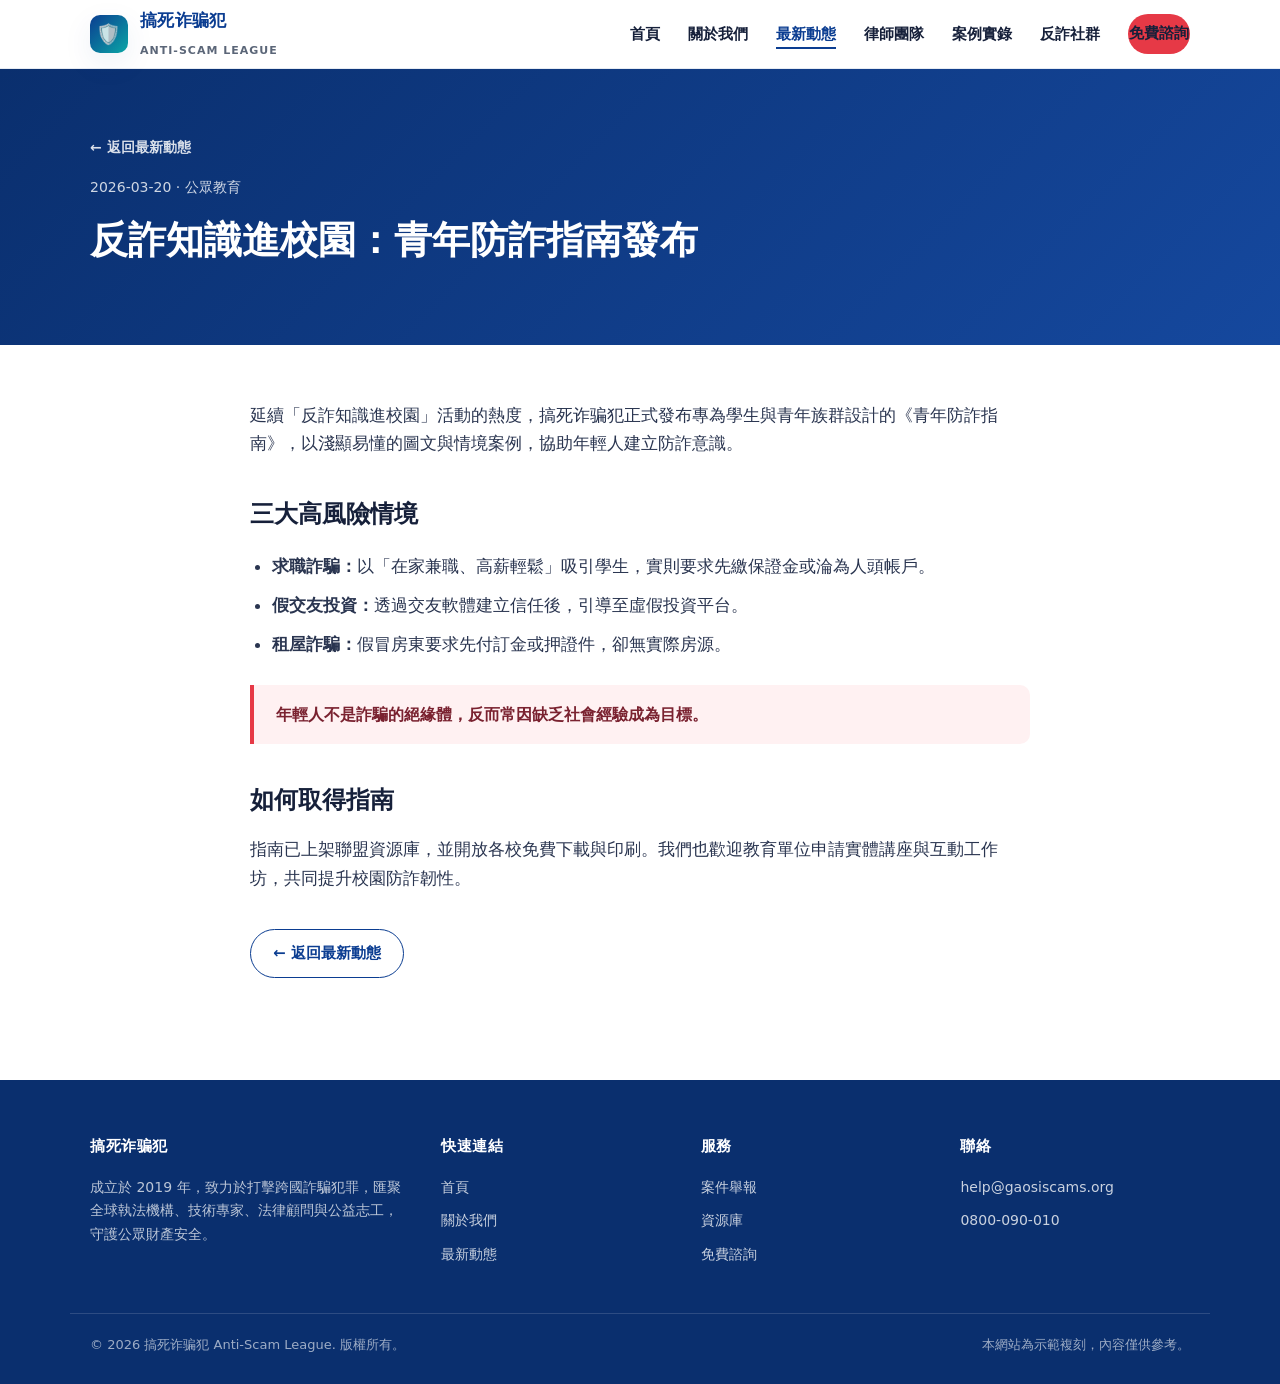
<file: news/4/index.html>
<!DOCTYPE html>
<html lang="zh-Hant">
<head>
  <meta charset="UTF-8" />
  <meta name="viewport" content="width=device-width, initial-scale=1.0" />
  <title>反詐知識進校園：青年防詐指南發布 | 最新動態</title>
  <meta name="description" content="聯盟推出專為學生族群設計的防詐手冊，涵蓋高風險情境。" />
  <link rel="icon" type="image/svg+xml" href="/assets/favicon.svg" />
  <link rel="stylesheet" href="/assets/style.css" />
</head>
<body>

  <header class="site-header">
    <div class="container nav">
      <a href="/" class="brand">
        <span class="logo">🛡️</span>
        <span>
          <span class="name">搞死诈骗犯</span><br />
          <span class="sub">ANTI-SCAM LEAGUE</span>
        </span>
      </a>
      <button class="nav-toggle" aria-label="選單"><span></span><span></span><span></span></button>
      <ul class="nav-links">
        <li><a href="/">首頁</a></li>
        <li><a href="/about/">關於我們</a></li>
        <li><a href="/news/" class="active">最新動態</a></li>
        <li><a href="/lawyers/">律師團隊</a></li>
        <li><a href="/cases/">案例實錄</a></li>
        <li><a href="/community/">反詐社群</a></li>
        <li><a href="/#consult" class="btn btn-accent">免費諮詢</a></li>
      </ul>
    </div>
  </header>

  <section class="article-hero">
    <div class="container">
      <a href="/news/" class="back">← 返回最新動態</a>
      <div class="date">2026-03-20 · 公眾教育</div>
      <h1>反詐知識進校園：青年防詐指南發布</h1>
    </div>
  </section>

  <article class="article-body">
    <p>延續「反詐知識進校園」活動的熱度，搞死诈骗犯正式發布專為學生與青年族群設計的《青年防詐指南》，以淺顯易懂的圖文與情境案例，協助年輕人建立防詐意識。</p>

    <h2>三大高風險情境</h2>
    <ul>
      <li><strong>求職詐騙：</strong>以「在家兼職、高薪輕鬆」吸引學生，實則要求先繳保證金或淪為人頭帳戶。</li>
      <li><strong>假交友投資：</strong>透過交友軟體建立信任後，引導至虛假投資平台。</li>
      <li><strong>租屋詐騙：</strong>假冒房東要求先付訂金或押證件，卻無實際房源。</li>
    </ul>

    <blockquote>年輕人不是詐騙的絕緣體，反而常因缺乏社會經驗成為目標。</blockquote>

    <h2>如何取得指南</h2>
    <p>指南已上架聯盟資源庫，並開放各校免費下載與印刷。我們也歡迎教育單位申請實體講座與互動工作坊，共同提升校園防詐韌性。</p>

    <p style="margin-top:36px"><a href="/news/" class="btn btn-ghost">← 返回最新動態</a></p>
  </article>

  <footer class="site-footer">
    <div class="container footer-grid">
      <div class="footer-about">
        <h4>搞死诈骗犯</h4>
        <p>成立於 2019 年，致力於打擊跨國詐騙犯罪，匯聚全球執法機構、技術專家、法律顧問與公益志工，守護公眾財產安全。</p>
      </div>
      <div>
        <h4>快速連結</h4>
        <a href="/">首頁</a>
        <a href="/about/">關於我們</a>
        <a href="/news/">最新動態</a>
      </div>
      <div>
        <h4>服務</h4>
        <a href="/#activity">案件舉報</a>
        <a href="/#activity">資源庫</a>
        <a href="/#consult">免費諮詢</a>
      </div>
      <div>
        <h4>聯絡</h4>
        <a href="mailto:help@gaosiscams.org">help@gaosiscams.org</a>
        <a href="tel:+8860800090010">0800-090-010</a>
      </div>
    </div>
    <div class="container footer-bottom">
      <span>© <span class="year">2026</span> 搞死诈骗犯 Anti-Scam League. 版權所有。</span>
      <span>本網站為示範複刻，內容僅供參考。</span>
    </div>
  </footer>

  <script src="/assets/main.js"></script>
</body>
</html>
</file>
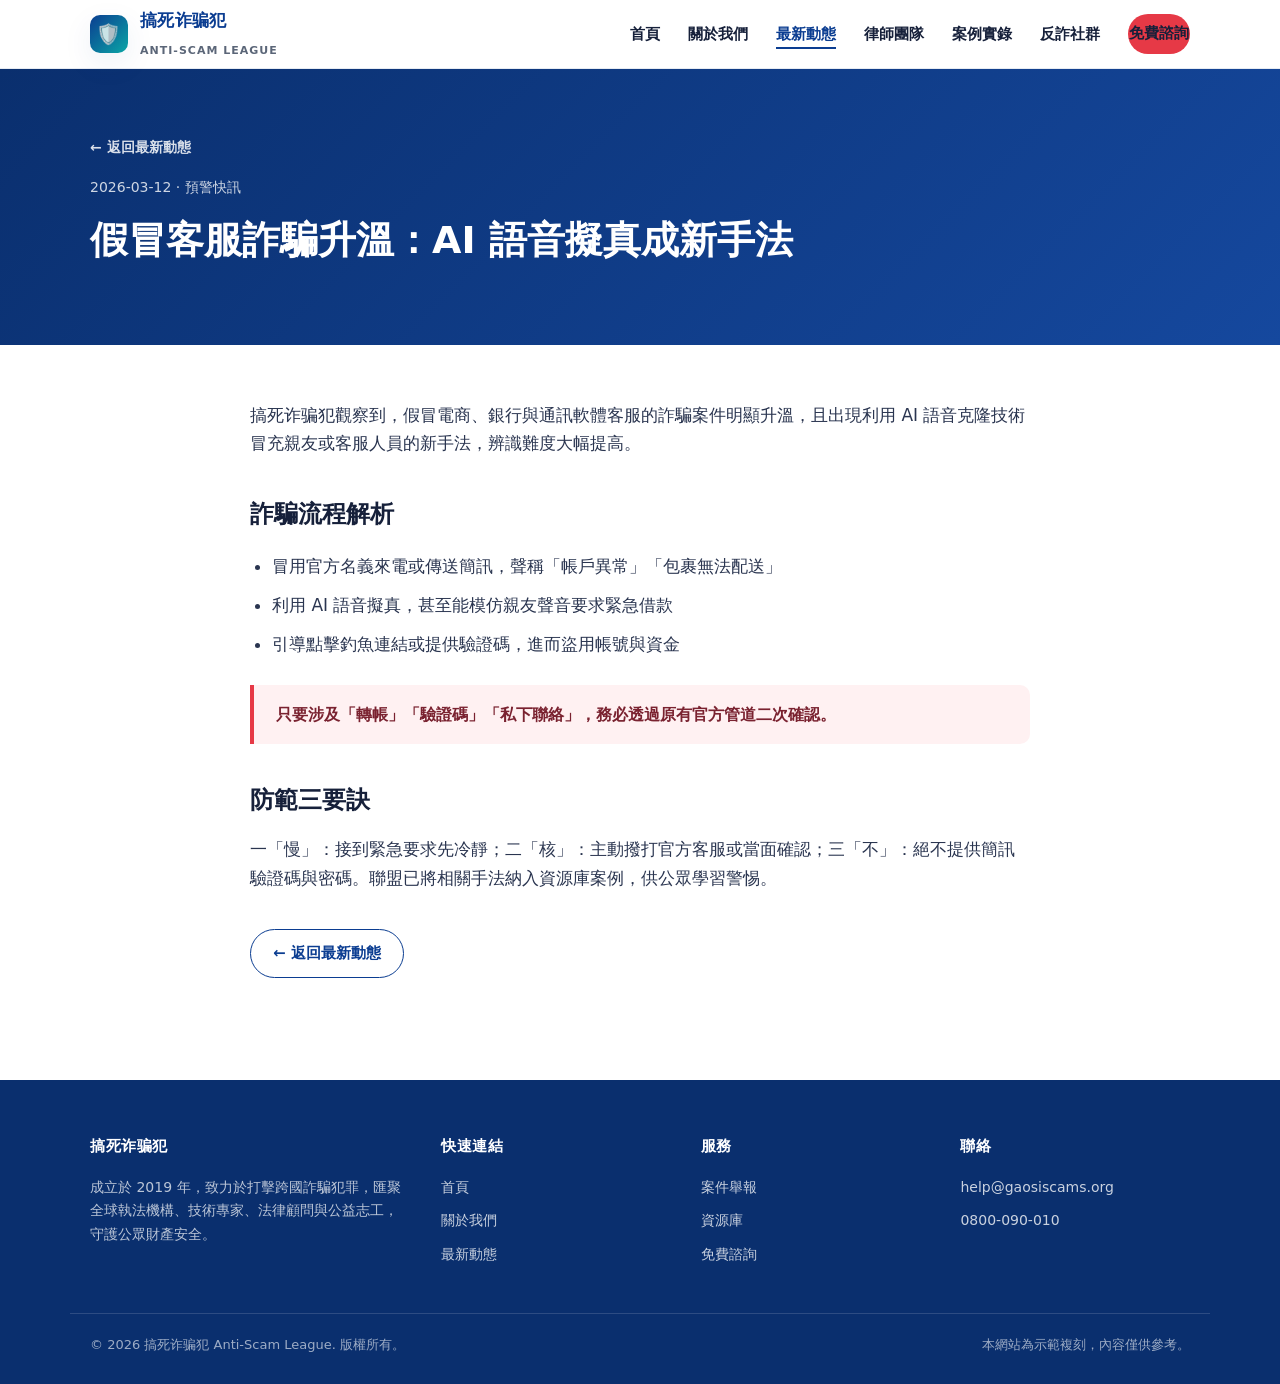
<file: news/5/index.html>
<!DOCTYPE html>
<html lang="zh-Hant">
<head>
  <meta charset="UTF-8" />
  <meta name="viewport" content="width=device-width, initial-scale=1.0" />
  <title>假冒客服詐騙升溫：AI 語音擬真成新手法 | 最新動態</title>
  <meta name="description" content="詐騙集團利用 AI 語音克隆冒充親友與客服，聯盟提醒二次確認身分。" />
  <link rel="icon" type="image/svg+xml" href="/assets/favicon.svg" />
  <link rel="stylesheet" href="/assets/style.css" />
</head>
<body>

  <header class="site-header">
    <div class="container nav">
      <a href="/" class="brand">
        <span class="logo">🛡️</span>
        <span>
          <span class="name">搞死诈骗犯</span><br />
          <span class="sub">ANTI-SCAM LEAGUE</span>
        </span>
      </a>
      <button class="nav-toggle" aria-label="選單"><span></span><span></span><span></span></button>
      <ul class="nav-links">
        <li><a href="/">首頁</a></li>
        <li><a href="/about/">關於我們</a></li>
        <li><a href="/news/" class="active">最新動態</a></li>
        <li><a href="/lawyers/">律師團隊</a></li>
        <li><a href="/cases/">案例實錄</a></li>
        <li><a href="/community/">反詐社群</a></li>
        <li><a href="/#consult" class="btn btn-accent">免費諮詢</a></li>
      </ul>
    </div>
  </header>

  <section class="article-hero">
    <div class="container">
      <a href="/news/" class="back">← 返回最新動態</a>
      <div class="date">2026-03-12 · 預警快訊</div>
      <h1>假冒客服詐騙升溫：AI 語音擬真成新手法</h1>
    </div>
  </section>

  <article class="article-body">
    <p>搞死诈骗犯觀察到，假冒電商、銀行與通訊軟體客服的詐騙案件明顯升溫，且出現利用 AI 語音克隆技術冒充親友或客服人員的新手法，辨識難度大幅提高。</p>

    <h2>詐騙流程解析</h2>
    <ul>
      <li>冒用官方名義來電或傳送簡訊，聲稱「帳戶異常」「包裹無法配送」</li>
      <li>利用 AI 語音擬真，甚至能模仿親友聲音要求緊急借款</li>
      <li>引導點擊釣魚連結或提供驗證碼，進而盜用帳號與資金</li>
    </ul>

    <blockquote>只要涉及「轉帳」「驗證碼」「私下聯絡」，務必透過原有官方管道二次確認。</blockquote>

    <h2>防範三要訣</h2>
    <p>一「慢」：接到緊急要求先冷靜；二「核」：主動撥打官方客服或當面確認；三「不」：絕不提供簡訊驗證碼與密碼。聯盟已將相關手法納入資源庫案例，供公眾學習警惕。</p>

    <p style="margin-top:36px"><a href="/news/" class="btn btn-ghost">← 返回最新動態</a></p>
  </article>

  <footer class="site-footer">
    <div class="container footer-grid">
      <div class="footer-about">
        <h4>搞死诈骗犯</h4>
        <p>成立於 2019 年，致力於打擊跨國詐騙犯罪，匯聚全球執法機構、技術專家、法律顧問與公益志工，守護公眾財產安全。</p>
      </div>
      <div>
        <h4>快速連結</h4>
        <a href="/">首頁</a>
        <a href="/about/">關於我們</a>
        <a href="/news/">最新動態</a>
      </div>
      <div>
        <h4>服務</h4>
        <a href="/#activity">案件舉報</a>
        <a href="/#activity">資源庫</a>
        <a href="/#consult">免費諮詢</a>
      </div>
      <div>
        <h4>聯絡</h4>
        <a href="mailto:help@gaosiscams.org">help@gaosiscams.org</a>
        <a href="tel:+8860800090010">0800-090-010</a>
      </div>
    </div>
    <div class="container footer-bottom">
      <span>© <span class="year">2026</span> 搞死诈骗犯 Anti-Scam League. 版權所有。</span>
      <span>本網站為示範複刻，內容僅供參考。</span>
    </div>
  </footer>

  <script src="/assets/main.js"></script>
</body>
</html>
</file>
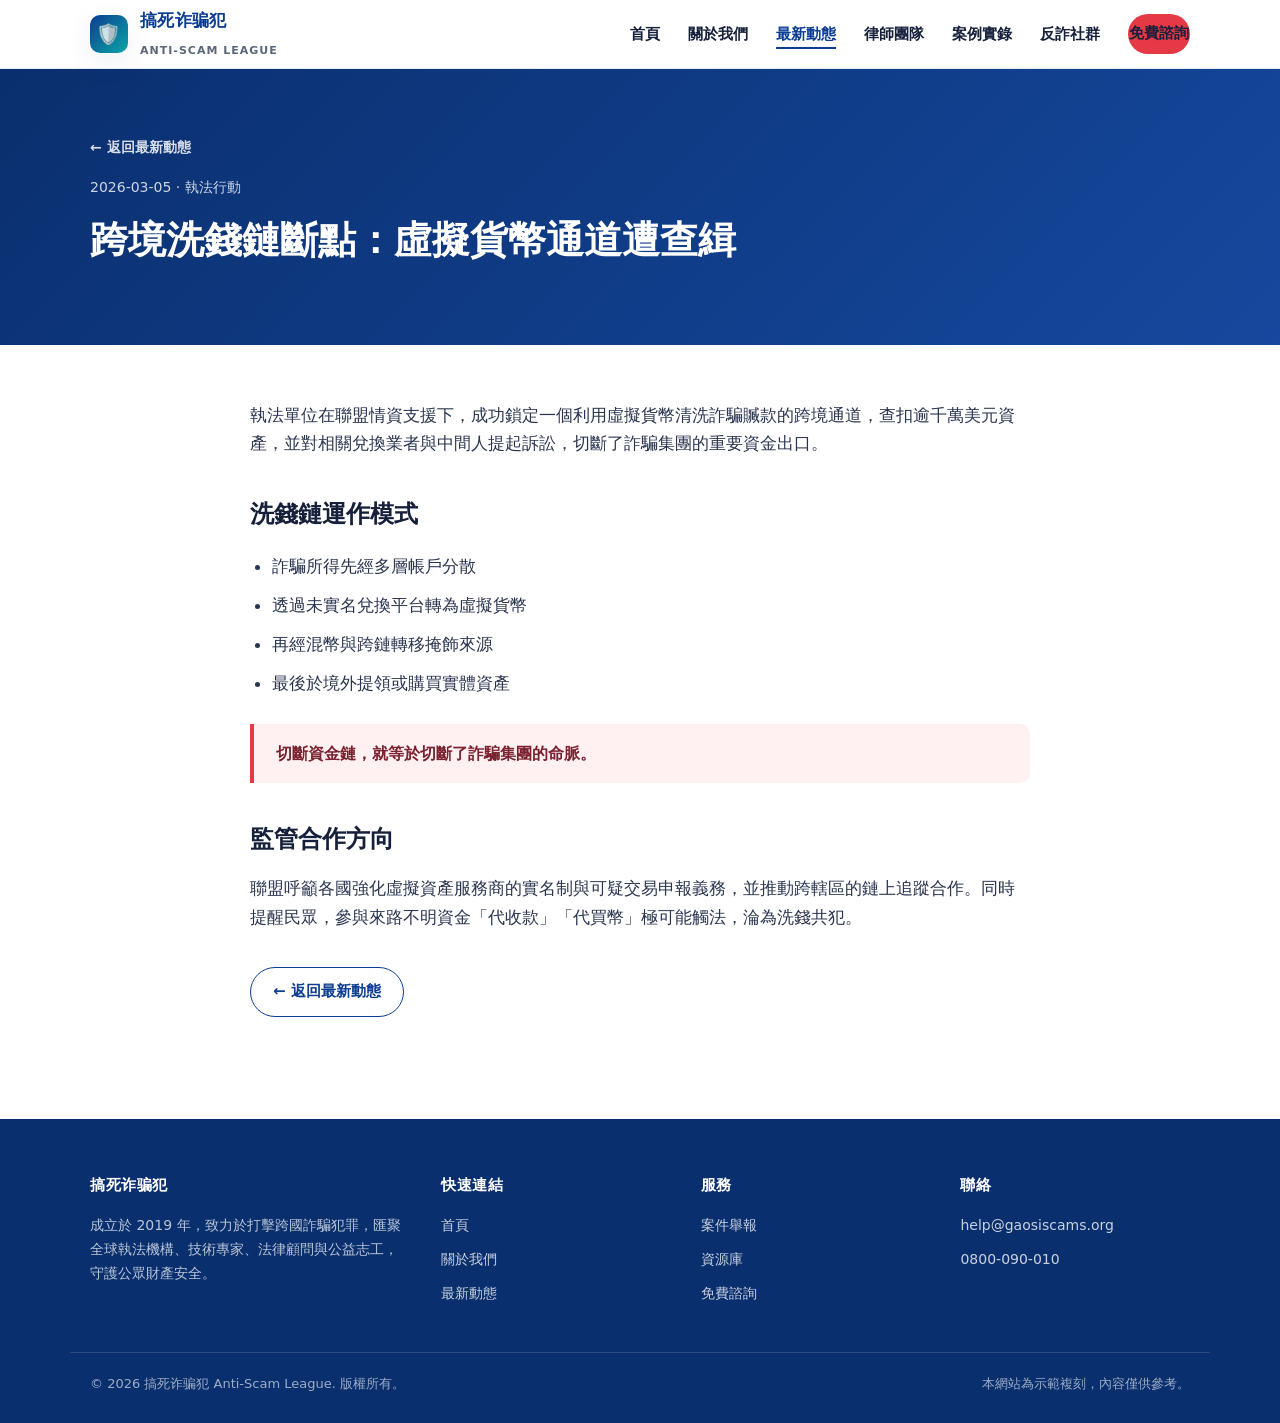
<file: news/6/index.html>
<!DOCTYPE html>
<html lang="zh-Hant">
<head>
  <meta charset="UTF-8" />
  <meta name="viewport" content="width=device-width, initial-scale=1.0" />
  <title>跨境洗錢鏈斷點：虛擬貨幣通道遭查緝 | 最新動態</title>
  <meta name="description" content="執法單位鎖定利用虛擬貨幣清洗詐騙贓款的管道，查扣資產並起訴業者。" />
  <link rel="icon" type="image/svg+xml" href="/assets/favicon.svg" />
  <link rel="stylesheet" href="/assets/style.css" />
</head>
<body>

  <header class="site-header">
    <div class="container nav">
      <a href="/" class="brand">
        <span class="logo">🛡️</span>
        <span>
          <span class="name">搞死诈骗犯</span><br />
          <span class="sub">ANTI-SCAM LEAGUE</span>
        </span>
      </a>
      <button class="nav-toggle" aria-label="選單"><span></span><span></span><span></span></button>
      <ul class="nav-links">
        <li><a href="/">首頁</a></li>
        <li><a href="/about/">關於我們</a></li>
        <li><a href="/news/" class="active">最新動態</a></li>
        <li><a href="/lawyers/">律師團隊</a></li>
        <li><a href="/cases/">案例實錄</a></li>
        <li><a href="/community/">反詐社群</a></li>
        <li><a href="/#consult" class="btn btn-accent">免費諮詢</a></li>
      </ul>
    </div>
  </header>

  <section class="article-hero">
    <div class="container">
      <a href="/news/" class="back">← 返回最新動態</a>
      <div class="date">2026-03-05 · 執法行動</div>
      <h1>跨境洗錢鏈斷點：虛擬貨幣通道遭查緝</h1>
    </div>
  </section>

  <article class="article-body">
    <p>執法單位在聯盟情資支援下，成功鎖定一個利用虛擬貨幣清洗詐騙贓款的跨境通道，查扣逾千萬美元資產，並對相關兌換業者與中間人提起訴訟，切斷了詐騙集團的重要資金出口。</p>

    <h2>洗錢鏈運作模式</h2>
    <ul>
      <li>詐騙所得先經多層帳戶分散</li>
      <li>透過未實名兌換平台轉為虛擬貨幣</li>
      <li>再經混幣與跨鏈轉移掩飾來源</li>
      <li>最後於境外提領或購買實體資產</li>
    </ul>

    <blockquote>切斷資金鏈，就等於切斷了詐騙集團的命脈。</blockquote>

    <h2>監管合作方向</h2>
    <p>聯盟呼籲各國強化虛擬資產服務商的實名制與可疑交易申報義務，並推動跨轄區的鏈上追蹤合作。同時提醒民眾，參與來路不明資金「代收款」「代買幣」極可能觸法，淪為洗錢共犯。</p>

    <p style="margin-top:36px"><a href="/news/" class="btn btn-ghost">← 返回最新動態</a></p>
  </article>

  <footer class="site-footer">
    <div class="container footer-grid">
      <div class="footer-about">
        <h4>搞死诈骗犯</h4>
        <p>成立於 2019 年，致力於打擊跨國詐騙犯罪，匯聚全球執法機構、技術專家、法律顧問與公益志工，守護公眾財產安全。</p>
      </div>
      <div>
        <h4>快速連結</h4>
        <a href="/">首頁</a>
        <a href="/about/">關於我們</a>
        <a href="/news/">最新動態</a>
      </div>
      <div>
        <h4>服務</h4>
        <a href="/#activity">案件舉報</a>
        <a href="/#activity">資源庫</a>
        <a href="/#consult">免費諮詢</a>
      </div>
      <div>
        <h4>聯絡</h4>
        <a href="mailto:help@gaosiscams.org">help@gaosiscams.org</a>
        <a href="tel:+8860800090010">0800-090-010</a>
      </div>
    </div>
    <div class="container footer-bottom">
      <span>© <span class="year">2026</span> 搞死诈骗犯 Anti-Scam League. 版權所有。</span>
      <span>本網站為示範複刻，內容僅供參考。</span>
    </div>
  </footer>

  <script src="/assets/main.js"></script>
</body>
</html>
</file>
<file: assets/style.css>
:root {
  --primary: #0b3d91;
  --primary-600: #15489e;
  --primary-700: #0a2f6e;
  --accent: #e63946;
  --accent-soft: #fff1f2;
  --teal: #0aa6a6;
  --ink: #16203a;
  --muted: #5b6678;
  --line: #e6ebf2;
  --bg: #f5f7fa;
  --white: #ffffff;
  --radius: 14px;
  --shadow: 0 10px 30px rgba(11, 61, 145, 0.08);
  --maxw: 1140px;
}

* { box-sizing: border-box; }

html { scroll-behavior: smooth; }

body {
  margin: 0;
  font-family: "Segoe UI", "PingFang SC", "Microsoft YaHei", system-ui, -apple-system, sans-serif;
  color: var(--ink);
  background: var(--white);
  line-height: 1.7;
  -webkit-font-smoothing: antialiased;
}

a { color: inherit; text-decoration: none; }

img { max-width: 100%; display: block; }

.container {
  width: 100%;
  max-width: var(--maxw);
  margin: 0 auto;
  padding: 0 20px;
}

/* ---------- Header ---------- */
.site-header {
  position: sticky;
  top: 0;
  z-index: 50;
  background: rgba(255, 255, 255, 0.92);
  backdrop-filter: saturate(180%) blur(10px);
  border-bottom: 1px solid var(--line);
}
.nav {
  display: flex;
  align-items: center;
  justify-content: space-between;
  height: 68px;
}
.brand {
  display: flex;
  align-items: center;
  gap: 12px;
  font-weight: 800;
  letter-spacing: .3px;
}
.brand .logo {
  width: 38px; height: 38px;
  border-radius: 10px;
  background: linear-gradient(135deg, var(--primary), var(--teal));
  display: grid; place-items: center;
  color: #fff; font-size: 20px;
  box-shadow: var(--shadow);
}
.brand .name { font-size: 17px; color: var(--primary); }
.brand .sub { font-size: 11px; color: var(--muted); font-weight: 600; letter-spacing: 1px; }

.nav-links {
  display: flex;
  align-items: center;
  gap: 28px;
  list-style: none;
  margin: 0; padding: 0;
}
.nav-links a {
  font-weight: 600;
  color: var(--ink);
  font-size: 15px;
  position: relative;
  padding: 6px 0;
}
.nav-links a::after {
  content: "";
  position: absolute; left: 0; bottom: 0;
  width: 0; height: 2px; background: var(--primary);
  transition: width .25s ease;
}
.nav-links a:hover::after,
.nav-links a.active::after { width: 100%; }
.nav-links a.active { color: var(--primary); }

.btn {
  display: inline-flex; align-items: center; gap: 8px;
  padding: 11px 22px;
  border-radius: 999px;
  font-weight: 700;
  font-size: 15px;
  cursor: pointer;
  border: 1px solid transparent;
  transition: transform .15s ease, box-shadow .2s ease, background .2s ease;
}
.btn-primary { background: var(--primary); color: #fff; }
.btn-primary:hover { background: var(--primary-700); transform: translateY(-1px); }
.btn-accent { background: var(--accent); color: #fff; }
.btn-accent:hover { background: #c92a37; transform: translateY(-1px); }
.btn-ghost { background: transparent; color: var(--primary); border-color: var(--primary); }
.btn-ghost:hover { background: rgba(11,61,145,.06); }

.nav-toggle {
  display: none;
  background: none; border: none; cursor: pointer;
  width: 42px; height: 42px;
}
.nav-toggle span {
  display: block; width: 22px; height: 2px; background: var(--ink); margin: 5px auto;
  transition: .25s;
}

/* ---------- Hero ---------- */
.hero {
  position: relative;
  background:
    radial-gradient(1200px 500px at 80% -10%, rgba(10,166,166,.25), transparent 60%),
    linear-gradient(135deg, var(--primary-700), var(--primary-600));
  color: #fff;
  overflow: hidden;
  padding: 92px 0 110px;
}
.hero::after {
  content: "";
  position: absolute; left: 0; right: 0; bottom: -1px; height: 60px;
  background: var(--white);
  clip-path: polygon(0 100%, 100% 100%, 100% 0);
}
.hero-grid {
  display: grid; grid-template-columns: 1.1fr .9fr; gap: 40px; align-items: center;
  position: relative; z-index: 2;
}
.hero .eyebrow {
  display: inline-block;
  background: rgba(255,255,255,.14);
  border: 1px solid rgba(255,255,255,.25);
  padding: 6px 14px; border-radius: 999px;
  font-size: 13px; font-weight: 600; letter-spacing: 1px;
  margin-bottom: 18px;
}
.hero h1 { font-size: clamp(30px, 4.4vw, 50px); line-height: 1.15; margin: 0 0 8px; }
.hero .en { color: rgba(255,255,255,.8); font-weight: 600; letter-spacing: 2px; font-size: 14px; margin-bottom: 18px; }
.hero p.lead { font-size: 18px; color: rgba(255,255,255,.92); max-width: 540px; margin: 0 0 30px; }
.hero-actions { display: flex; gap: 14px; flex-wrap: wrap; }
.hero-actions .btn-ghost { color: #fff; border-color: rgba(255,255,255,.6); }
.hero-actions .btn-ghost:hover { background: rgba(255,255,255,.12); }

.hero-card {
  background: rgba(255,255,255,.10);
  border: 1px solid rgba(255,255,255,.22);
  border-radius: 18px;
  padding: 26px;
  backdrop-filter: blur(6px);
}
.hero-stats { display: grid; grid-template-columns: 1fr 1fr; gap: 18px; }
.stat .num { font-size: 30px; font-weight: 800; color: #fff; }
.stat .lbl { font-size: 13px; color: rgba(255,255,255,.8); }

/* ---------- Sections ---------- */
section.block { padding: 76px 0; }
.section-head { text-align: center; max-width: 720px; margin: 0 auto 48px; }
.section-head .tag {
  display: inline-block; color: var(--accent); font-weight: 700;
  letter-spacing: 1.5px; font-size: 13px; margin-bottom: 10px;
}
.section-head h2 { font-size: clamp(26px, 3.2vw, 36px); margin: 0 0 12px; }
.section-head p { color: var(--muted); margin: 0; font-size: 16px; }

.bg-soft { background: var(--bg); }

/* services */
.cards { display: grid; grid-template-columns: repeat(4, 1fr); gap: 22px; }
.card {
  background: var(--white);
  border: 1px solid var(--line);
  border-radius: var(--radius);
  padding: 26px 24px;
  transition: transform .2s ease, box-shadow .2s ease, border-color .2s ease;
}
.card:hover { transform: translateY(-4px); box-shadow: var(--shadow); border-color: #cfe0ff; }
.card .ic {
  width: 50px; height: 50px; border-radius: 12px;
  display: grid; place-items: center; font-size: 24px;
  background: var(--accent-soft); color: var(--accent); margin-bottom: 16px;
}
.card h3 { margin: 0 0 10px; font-size: 19px; }
.card p { margin: 0; color: var(--muted); font-size: 15px; }

/* activity highlight */
.highlight {
  display: grid; grid-template-columns: 1fr 1fr; gap: 36px; align-items: center;
  background: linear-gradient(135deg, #fff, #f1f6ff);
  border: 1px solid var(--line);
  border-radius: 20px; padding: 36px;
}
.highlight .badge {
  display: inline-flex; align-items: center; gap: 8px;
  background: var(--accent); color: #fff; font-weight: 700;
  padding: 6px 14px; border-radius: 999px; font-size: 13px; margin-bottom: 16px;
}
.highlight h3 { font-size: 24px; margin: 0 0 14px; }
.highlight p { color: var(--muted); margin: 0 0 18px; }
.highlight .metrics { display: flex; gap: 26px; flex-wrap: wrap; }
.highlight .metrics .m .n { font-size: 26px; font-weight: 800; color: var(--primary); }
.highlight .metrics .m .t { font-size: 13px; color: var(--muted); }
.highlight .visual {
  height: 240px; border-radius: 16px;
  background: linear-gradient(135deg, var(--primary), var(--teal));
  display: grid; place-items: center; color: #fff;
  font-size: 64px;
}

/* news */
.news-list { display: grid; grid-template-columns: repeat(3, 1fr); gap: 24px; }
.news-item {
  background: var(--white); border: 1px solid var(--line);
  border-radius: var(--radius); overflow: hidden;
  display: flex; flex-direction: column;
  transition: transform .2s ease, box-shadow .2s ease;
}
.news-item:hover { transform: translateY(-4px); box-shadow: var(--shadow); }
.news-thumb {
  height: 150px; display: grid; place-items: center; font-size: 40px; color: #fff;
  background: linear-gradient(135deg, var(--primary), var(--teal));
}
.news-body { padding: 20px 22px; display: flex; flex-direction: column; flex: 1; }
.news-date { font-size: 13px; color: var(--muted); }
.news-body h3 { font-size: 18px; margin: 8px 0 10px; line-height: 1.4; }
.news-body p { color: var(--muted); font-size: 14px; margin: 0 0 16px; flex: 1; }
.read-more { color: var(--primary); font-weight: 700; font-size: 14px; }
.read-more:hover { color: var(--primary-700); }

.center-cta { text-align: center; margin-top: 40px; }

/* partners */
.partners { display: flex; flex-wrap: wrap; gap: 18px; justify-content: center; }
.partner {
  background: var(--white); border: 1px solid var(--line);
  border-radius: 14px; padding: 22px 30px; min-width: 150px;
  text-align: center; font-weight: 800; font-size: 18px; color: var(--primary);
  letter-spacing: 1px;
  transition: transform .2s ease, box-shadow .2s ease;
}
.partner:hover { transform: translateY(-3px); box-shadow: var(--shadow); }

/* ---------- Article (detail) ---------- */
.article-hero { background: linear-gradient(135deg, var(--primary-700), var(--primary-600)); color: #fff; padding: 64px 0 72px; }
.article-hero .back { color: rgba(255,255,255,.85); font-weight: 600; font-size: 14px; }
.article-hero .back:hover { text-decoration: underline; }
.article-hero .date { color: rgba(255,255,255,.8); font-size: 14px; margin: 16px 0 8px; }
.article-hero h1 { font-size: clamp(26px, 3.4vw, 38px); margin: 0; max-width: 820px; }
.article-body { max-width: 820px; margin: 0 auto; padding: 56px 20px 80px; }
.article-body p { font-size: 17px; color: #2a3550; margin: 0 0 22px; }
.article-body h2 { font-size: 24px; margin: 36px 0 14px; color: var(--ink); }
.article-body ul { color: #2a3550; font-size: 17px; padding-left: 22px; }
.article-body li { margin-bottom: 10px; }
.article-body blockquote {
  margin: 26px 0; padding: 16px 22px; border-left: 4px solid var(--accent);
  background: var(--accent-soft); border-radius: 0 10px 10px 0; color: #7a2230; font-weight: 600;
}

/* ---------- Footer ---------- */
.site-footer { background: var(--primary-700); color: rgba(255,255,255,.82); padding: 54px 0 28px; }
.footer-grid { display: grid; grid-template-columns: 1.4fr 1fr 1fr 1fr; gap: 30px; }
.footer-grid h4 { color: #fff; font-size: 15px; margin: 0 0 16px; letter-spacing: .5px; }
.footer-grid a { display: block; color: rgba(255,255,255,.78); margin-bottom: 10px; font-size: 14px; }
.footer-grid a:hover { color: #fff; }
.footer-about p { font-size: 14px; color: rgba(255,255,255,.72); }
.footer-bottom {
  border-top: 1px solid rgba(255,255,255,.14);
  margin-top: 36px; padding-top: 20px;
  display: flex; justify-content: space-between; flex-wrap: wrap; gap: 10px;
  font-size: 13px; color: rgba(255,255,255,.6);
}

/* ---------- 404 ---------- */
.notfound { min-height: 70vh; display: grid; place-items: center; text-align: center; padding: 60px 20px; }
.notfound .code { font-size: 96px; font-weight: 900; color: var(--primary); line-height: 1; }
.notfound h1 { font-size: 30px; margin: 10px 0 8px; }
.notfound p { color: var(--muted); margin: 0 0 26px; }

/* ---------- Responsive ---------- */
@media (max-width: 920px) {
  .cards { grid-template-columns: repeat(2, 1fr); }
  .news-list { grid-template-columns: repeat(2, 1fr); }
  .hero-grid { grid-template-columns: 1fr; }
  .highlight { grid-template-columns: 1fr; }
  .footer-grid { grid-template-columns: 1fr 1fr; }
}
@media (max-width: 680px) {
  .nav-links {
    position: absolute; top: 68px; left: 0; right: 0;
    background: #fff; flex-direction: column; gap: 0;
    border-bottom: 1px solid var(--line);
    max-height: 0; overflow: hidden; transition: max-height .3s ease;
  }
  .nav-links.open { max-height: 360px; }
  .nav-links li { width: 100%; }
  .nav-links a { display: block; padding: 14px 20px; border-top: 1px solid var(--line); }
  .nav-links .btn { margin: 12px 20px; }
  .nav-toggle { display: block; }
  .cards, .news-list { grid-template-columns: 1fr; }
  .footer-grid { grid-template-columns: 1fr; }
}

/* ---------- Social icons ---------- */
.socials { display: flex; gap: 10px; margin-top: 14px; flex-wrap: wrap; }
.socials a {
  min-width: 42px; height: 42px; padding: 0 12px; border-radius: 999px;
  display: inline-flex; align-items: center; justify-content: center; gap: 6px;
  background: rgba(255,255,255,.12); color: #fff; font-weight: 700; font-size: 13px;
  transition: background .2s ease, color .2s ease, transform .2s ease;
}
.socials a:hover { background: #fff; color: var(--primary); transform: translateY(-2px); }

/* ---------- Stat strip ---------- */
.stat-strip { background: linear-gradient(135deg, var(--primary-700), var(--primary-600)); color: #fff; }
.stat-strip .container {
  display: flex; flex-wrap: wrap; justify-content: space-around; gap: 20px; padding: 34px 20px;
}
.stat-strip .s { text-align: center; min-width: 120px; }
.stat-strip .s .n { font-size: clamp(26px, 3vw, 34px); font-weight: 800; }
.stat-strip .s .t { font-size: 13px; opacity: .85; margin-top: 4px; }

/* ---------- Lawyers ---------- */
.lawyers-grid { display: grid; grid-template-columns: repeat(4, 1fr); gap: 22px; }
.lawyer {
  background: #fff; border: 1px solid var(--line); border-radius: var(--radius);
  padding: 26px 22px; text-align: center; transition: transform .2s ease, box-shadow .2s ease;
}
.lawyer:hover { transform: translateY(-4px); box-shadow: var(--shadow); }
.lawyer .avatar {
  width: 86px; height: 86px; border-radius: 50%; margin: 0 auto 14px;
  background: linear-gradient(135deg, var(--primary), var(--teal));
  display: grid; place-items: center; color: #fff; font-size: 30px;
}
.lawyer h3 { margin: 0 0 4px; font-size: 18px; }
.lawyer .role { color: var(--accent); font-weight: 700; font-size: 13px; margin-bottom: 10px; }
.lawyer p { color: var(--muted); font-size: 14px; margin: 0; }
.lawyer .tags { margin-top: 14px; display: flex; gap: 6px; flex-wrap: wrap; justify-content: center; }
.tagpill { background: var(--bg); border: 1px solid var(--line); border-radius: 999px; padding: 3px 10px; font-size: 12px; color: var(--muted); }

/* ---------- Cases ---------- */
.cases-list { display: grid; gap: 18px; }
.case {
  display: grid; grid-template-columns: 150px 1fr; gap: 22px;
  background: #fff; border: 1px solid var(--line); border-radius: var(--radius);
  padding: 22px; transition: box-shadow .2s ease, transform .2s ease;
}
.case:hover { box-shadow: var(--shadow); transform: translateY(-2px); }
.case .thumb {
  height: 120px; border-radius: 12px;
  background: linear-gradient(135deg, var(--primary), var(--teal));
  display: grid; place-items: center; color: #fff; font-size: 38px;
}
.case .meta { font-size: 13px; color: var(--muted); margin-bottom: 6px; }
.case h3 { margin: 0 0 8px; font-size: 19px; }
.case p { margin: 0; color: var(--muted); font-size: 15px; }
.case .result {
  margin-top: 12px; display: inline-block; background: var(--accent-soft);
  color: #9a2230; font-weight: 700; font-size: 13px; padding: 5px 14px; border-radius: 999px;
}

/* ---------- Community ---------- */
.community-intro { max-width: 820px; margin: 0 auto 34px; text-align: center; }
.community-intro p { color: var(--muted); font-size: 16px; }
.cpost-form {
  background: #fff; border: 1px solid var(--line); border-radius: var(--radius);
  padding: 26px; margin-bottom: 30px; box-shadow: var(--shadow);
}
.field { margin-bottom: 16px; }
.field label { display: block; font-weight: 700; margin-bottom: 6px; font-size: 14px; }
.field input, .field select, .field textarea {
  width: 100%; padding: 11px 14px; border: 1px solid var(--line); border-radius: 10px;
  font-size: 15px; font-family: inherit; background: #fff; color: var(--ink);
}
.field textarea { resize: vertical; min-height: 120px; }
.field-row { display: grid; grid-template-columns: 1fr 1fr; gap: 16px; }
.feed { display: grid; gap: 18px; }
.post { background: #fff; border: 1px solid var(--line); border-radius: var(--radius); padding: 22px; }
.post .ptop { display: flex; justify-content: space-between; align-items: center; gap: 12px; margin-bottom: 10px; flex-wrap: wrap; }
.post .ptype { background: var(--primary); color: #fff; font-size: 12px; font-weight: 700; padding: 4px 12px; border-radius: 999px; }
.post h3 { margin: 0; font-size: 19px; }
.post .ptime { font-size: 12px; color: var(--muted); }
.post .pbody { color: #2a3550; font-size: 15px; margin: 10px 0 14px; white-space: pre-wrap; }
.post .staff {
  background: #eef6ff; border-left: 4px solid var(--primary); border-radius: 0 10px 10px 0;
  padding: 12px 16px; font-size: 14px; color: #234; margin-bottom: 12px;
}
.post .staff b { color: var(--primary); }
.post .actions { display: flex; gap: 10px; align-items: center; flex-wrap: wrap; }
.btn-hug {
  background: var(--accent-soft); color: #b3263a; border: 1px solid #f3c6cc;
  border-radius: 999px; padding: 8px 16px; font-weight: 700; font-size: 14px; cursor: pointer;
  transition: background .2s ease;
}
.btn-hug:hover { background: #ffe0e4; }
.seed-note { font-size: 13px; color: var(--muted); margin-bottom: 16px; text-align: center; }

@media (max-width: 920px) {
  .lawyers-grid { grid-template-columns: repeat(2, 1fr); }
}
@media (max-width: 680px) {
  .lawyers-grid { grid-template-columns: 1fr; }
  .case { grid-template-columns: 1fr; }
  .case .thumb { height: 90px; }
  .field-row { grid-template-columns: 1fr; }
}
</file>
